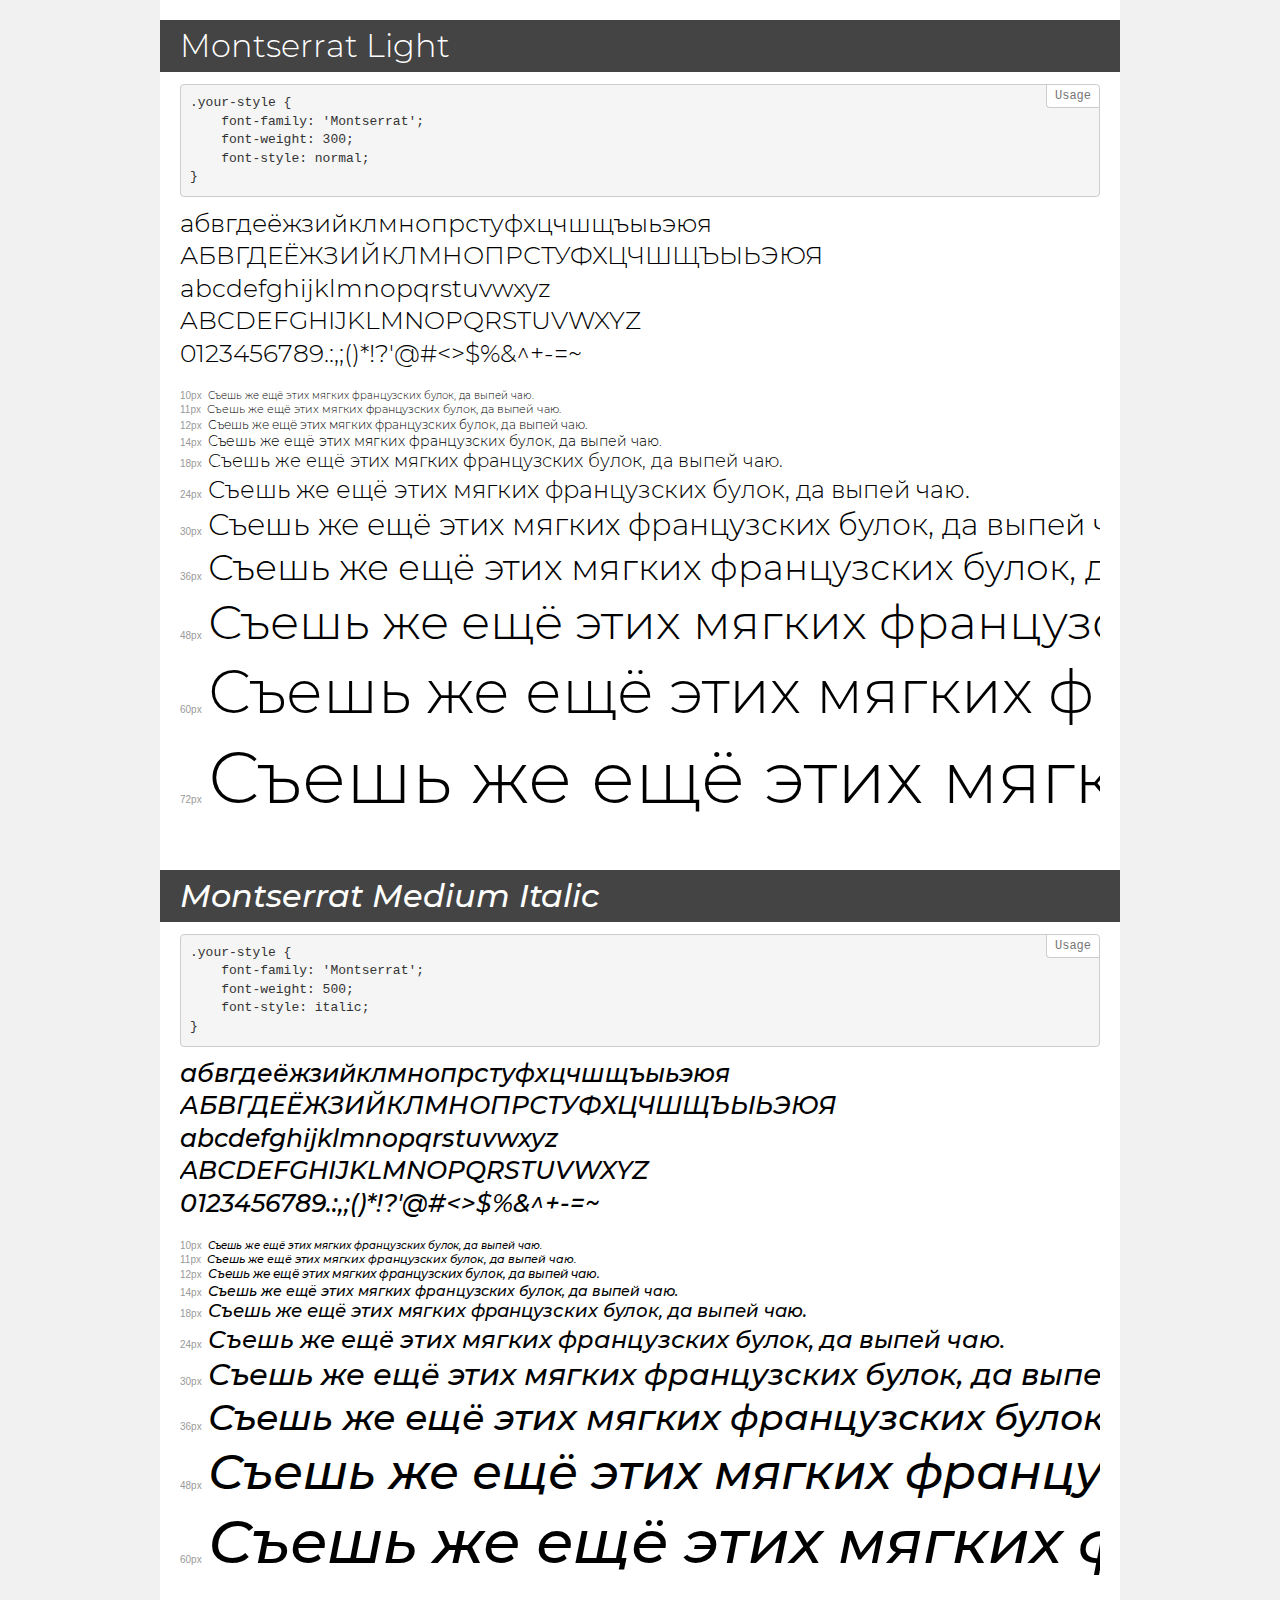
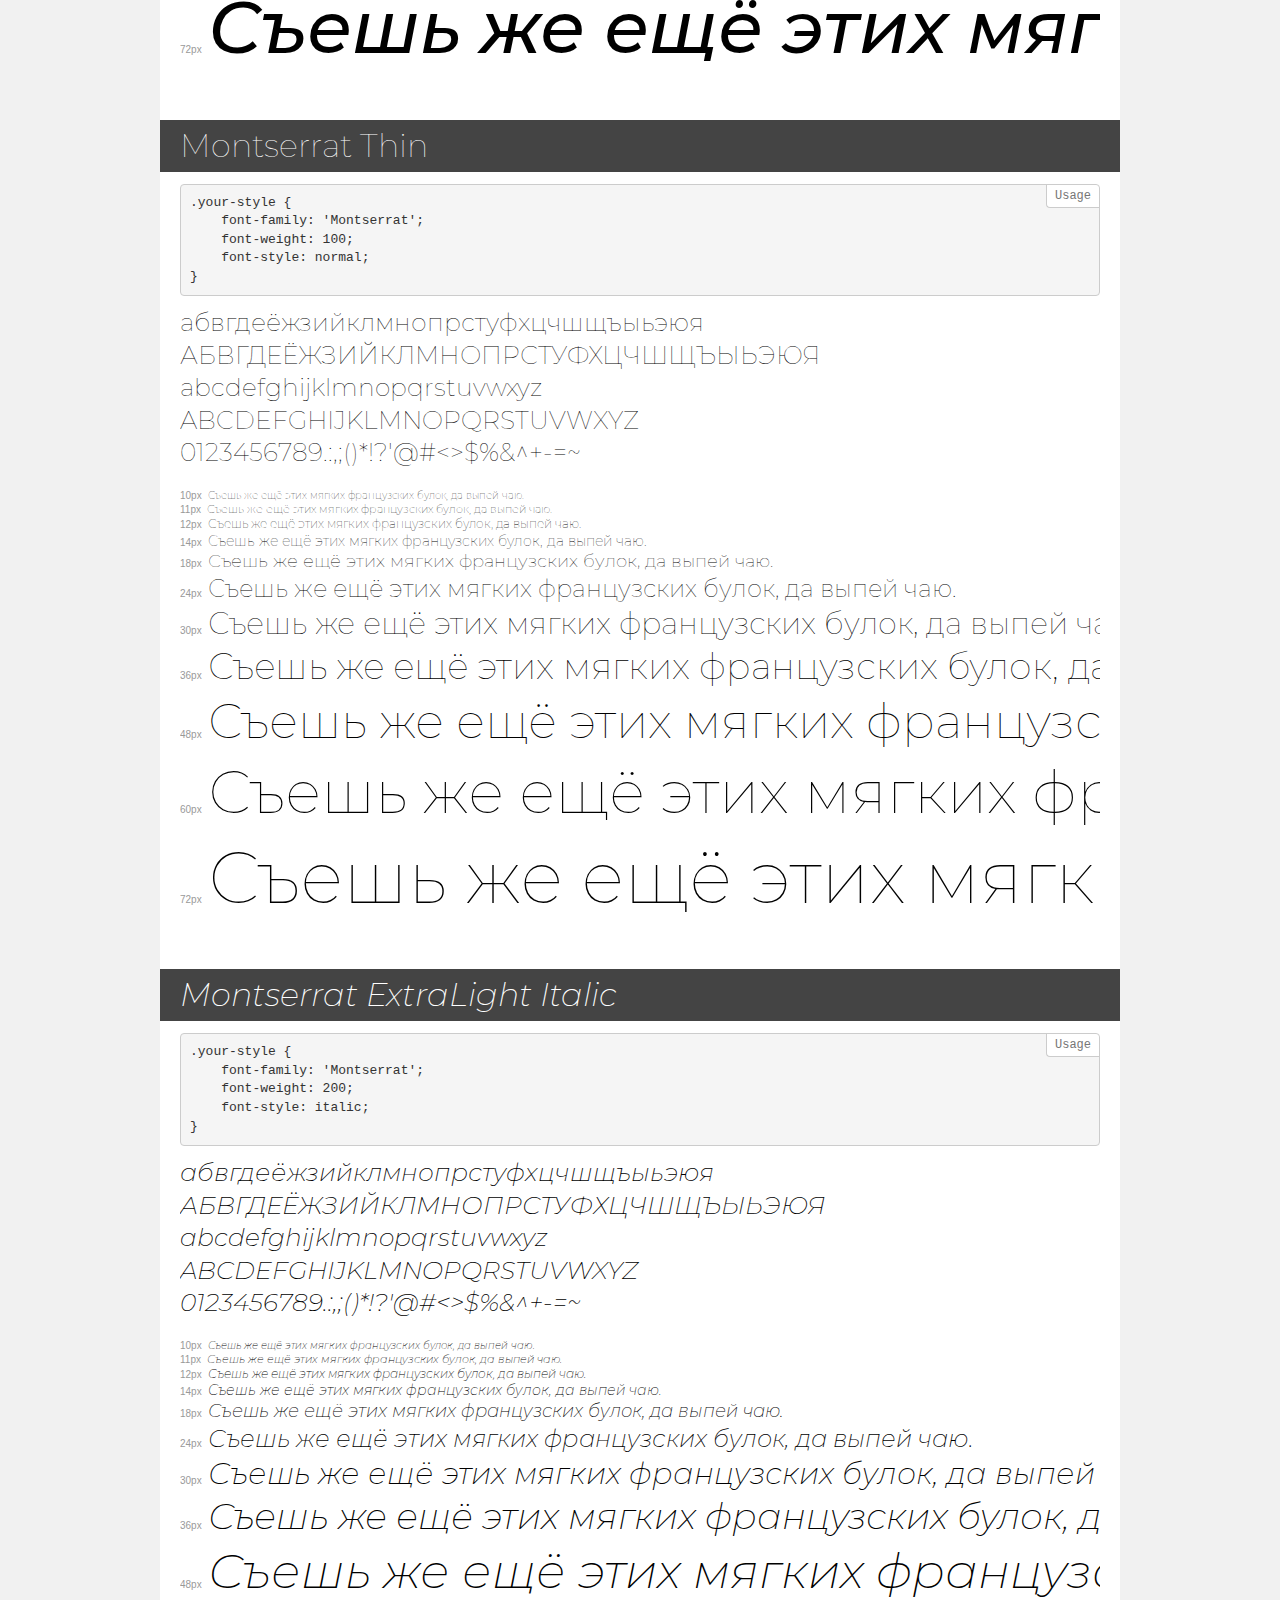
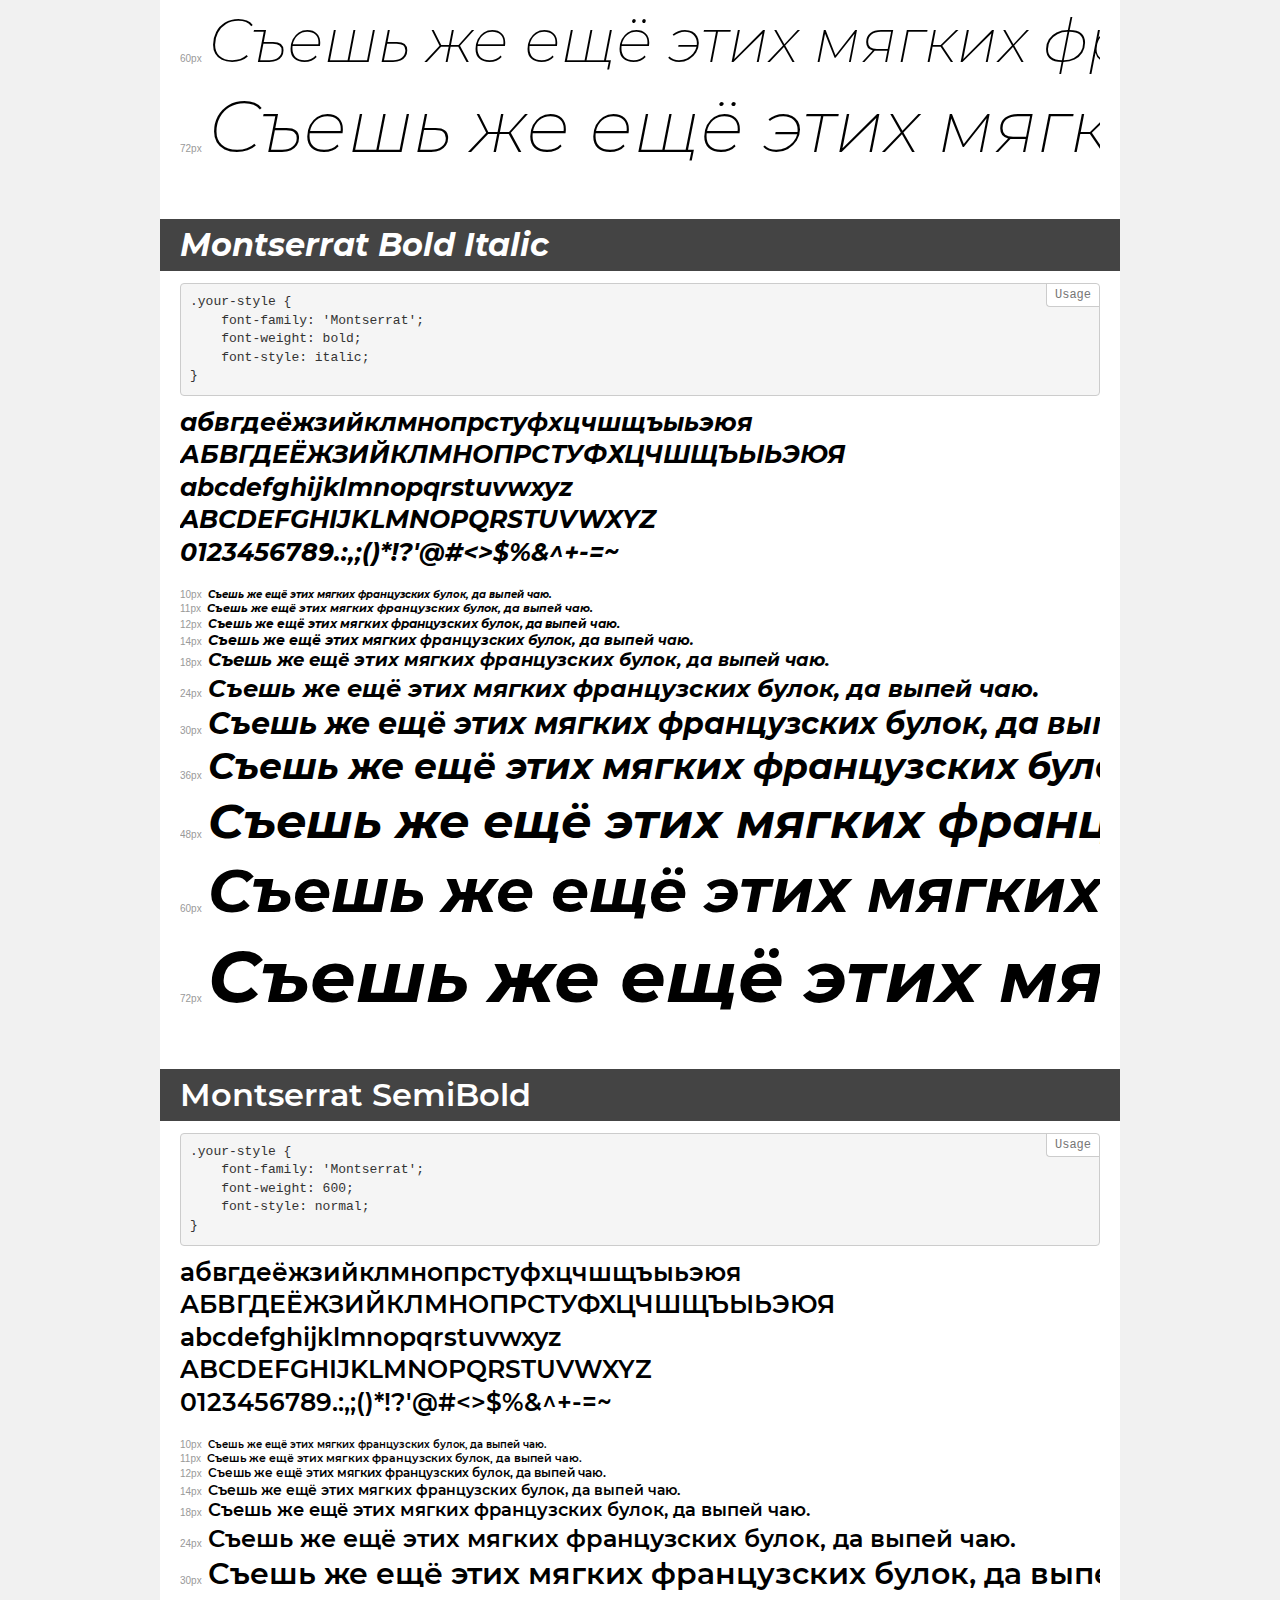
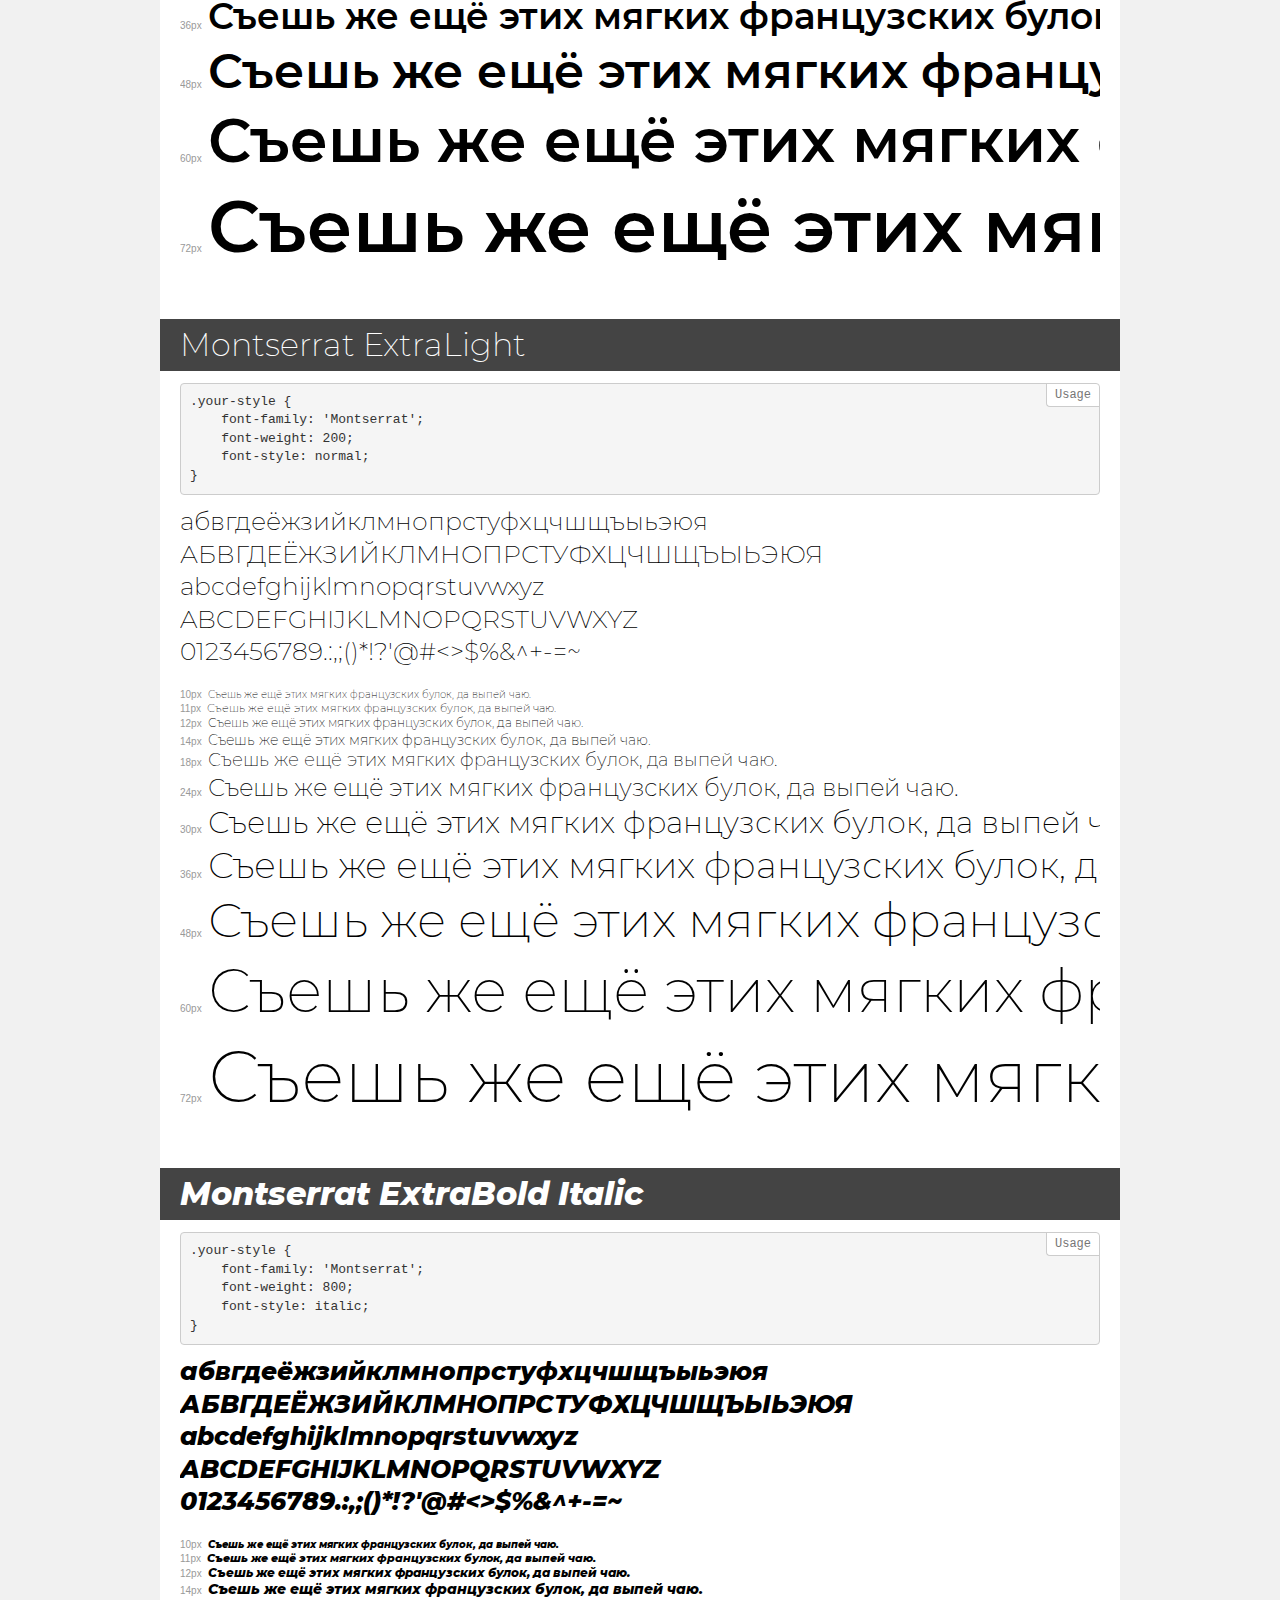
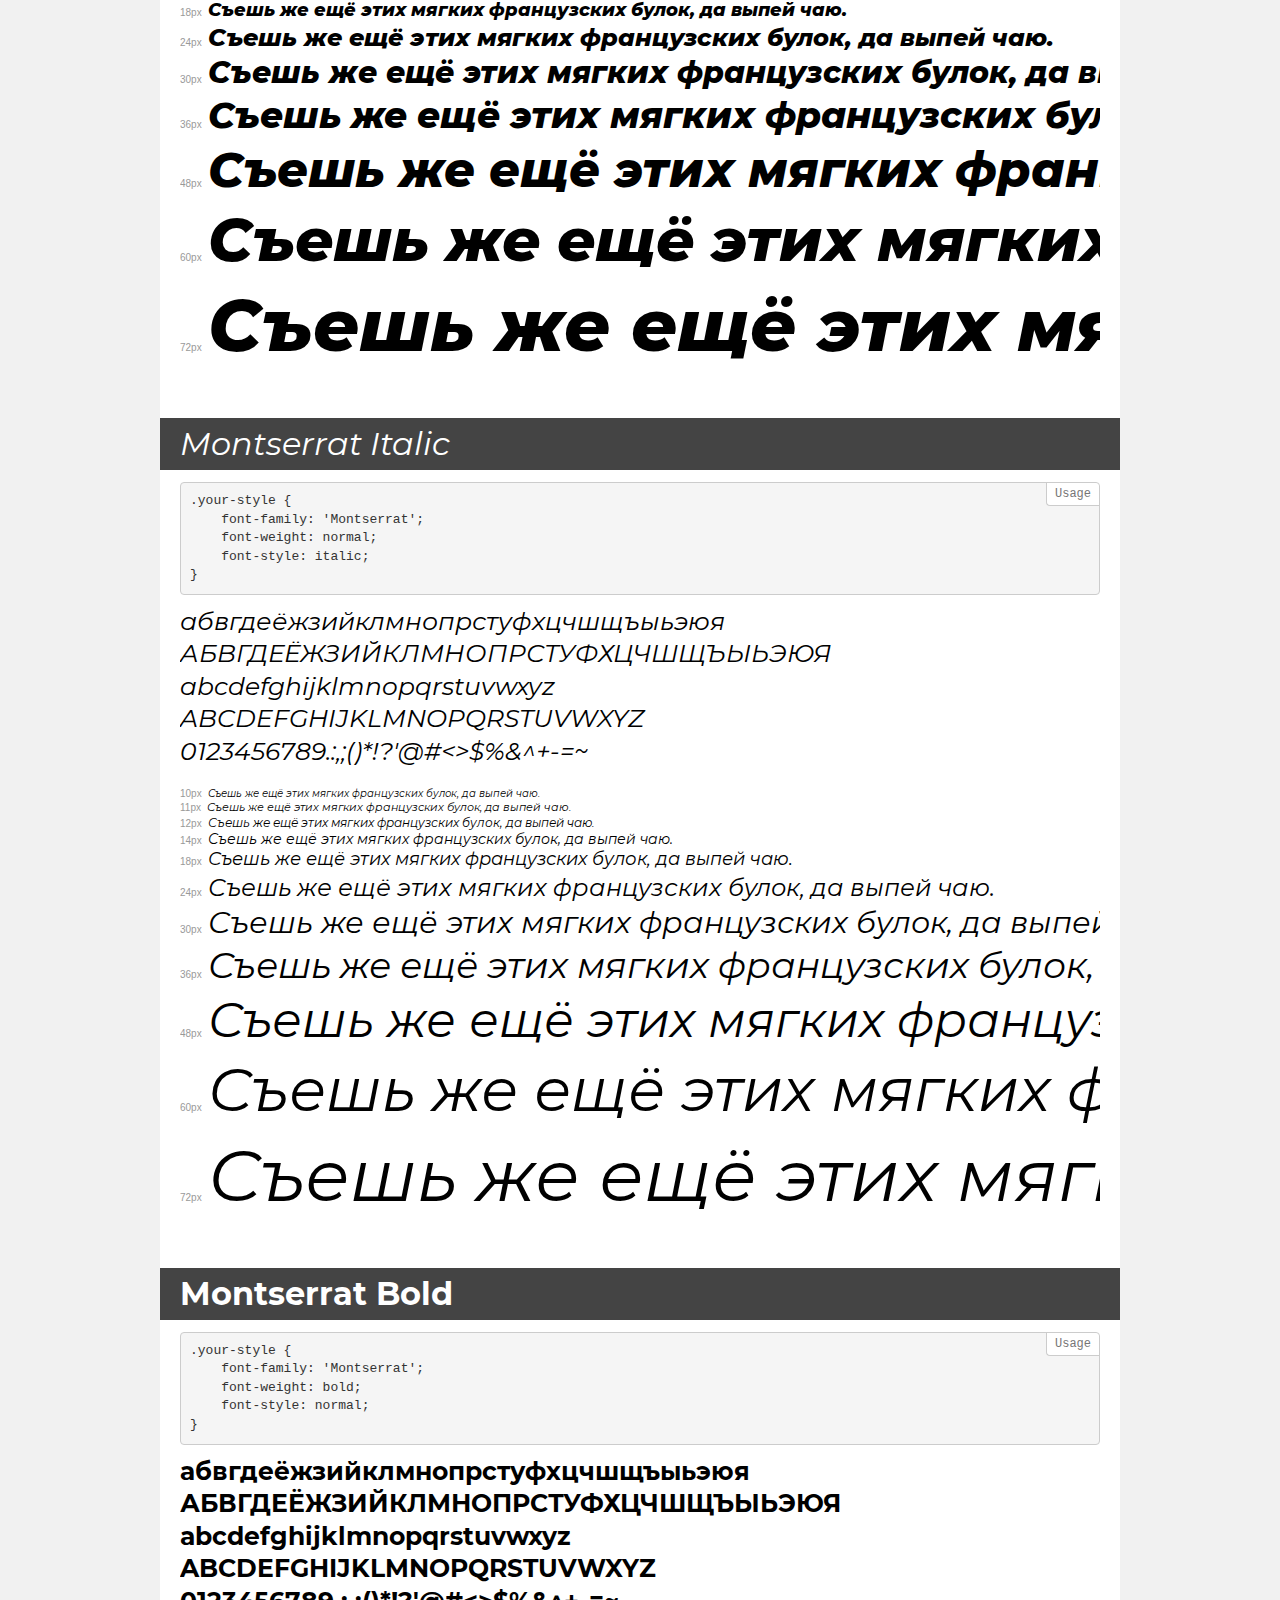
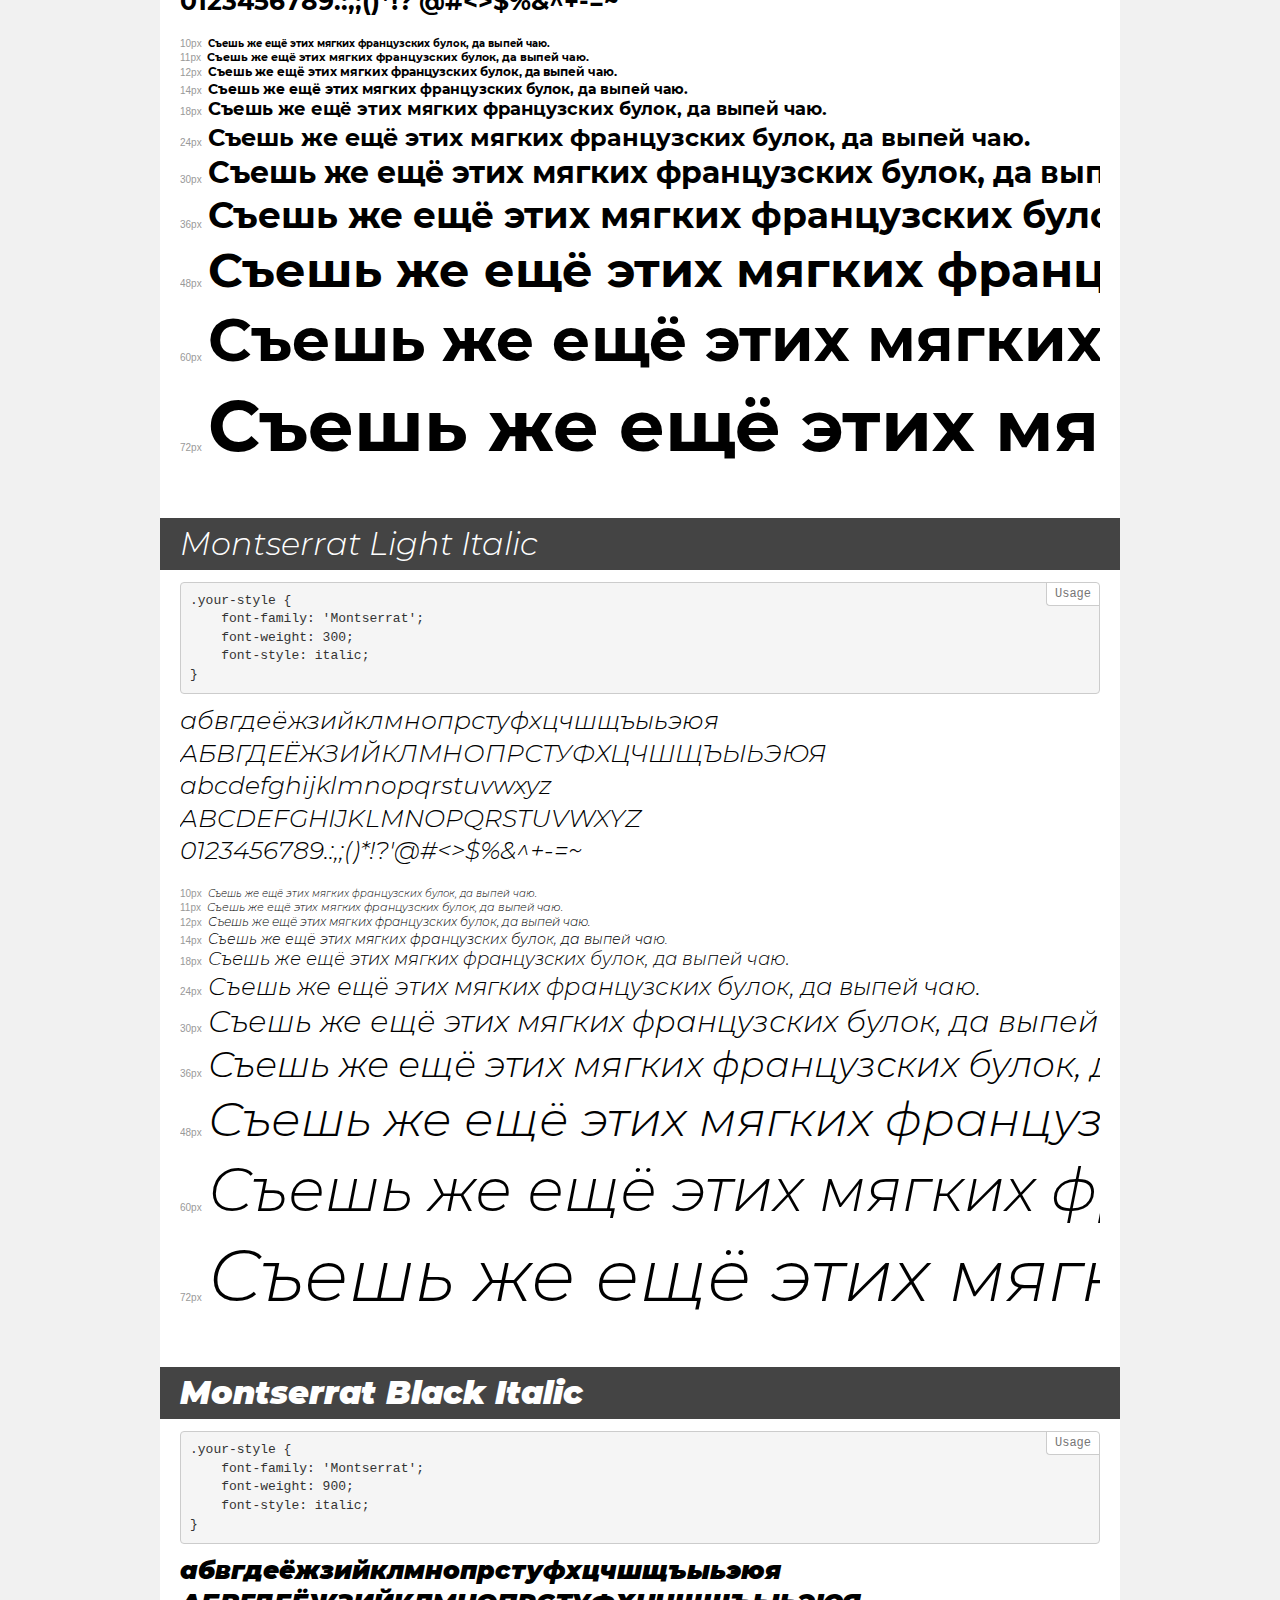
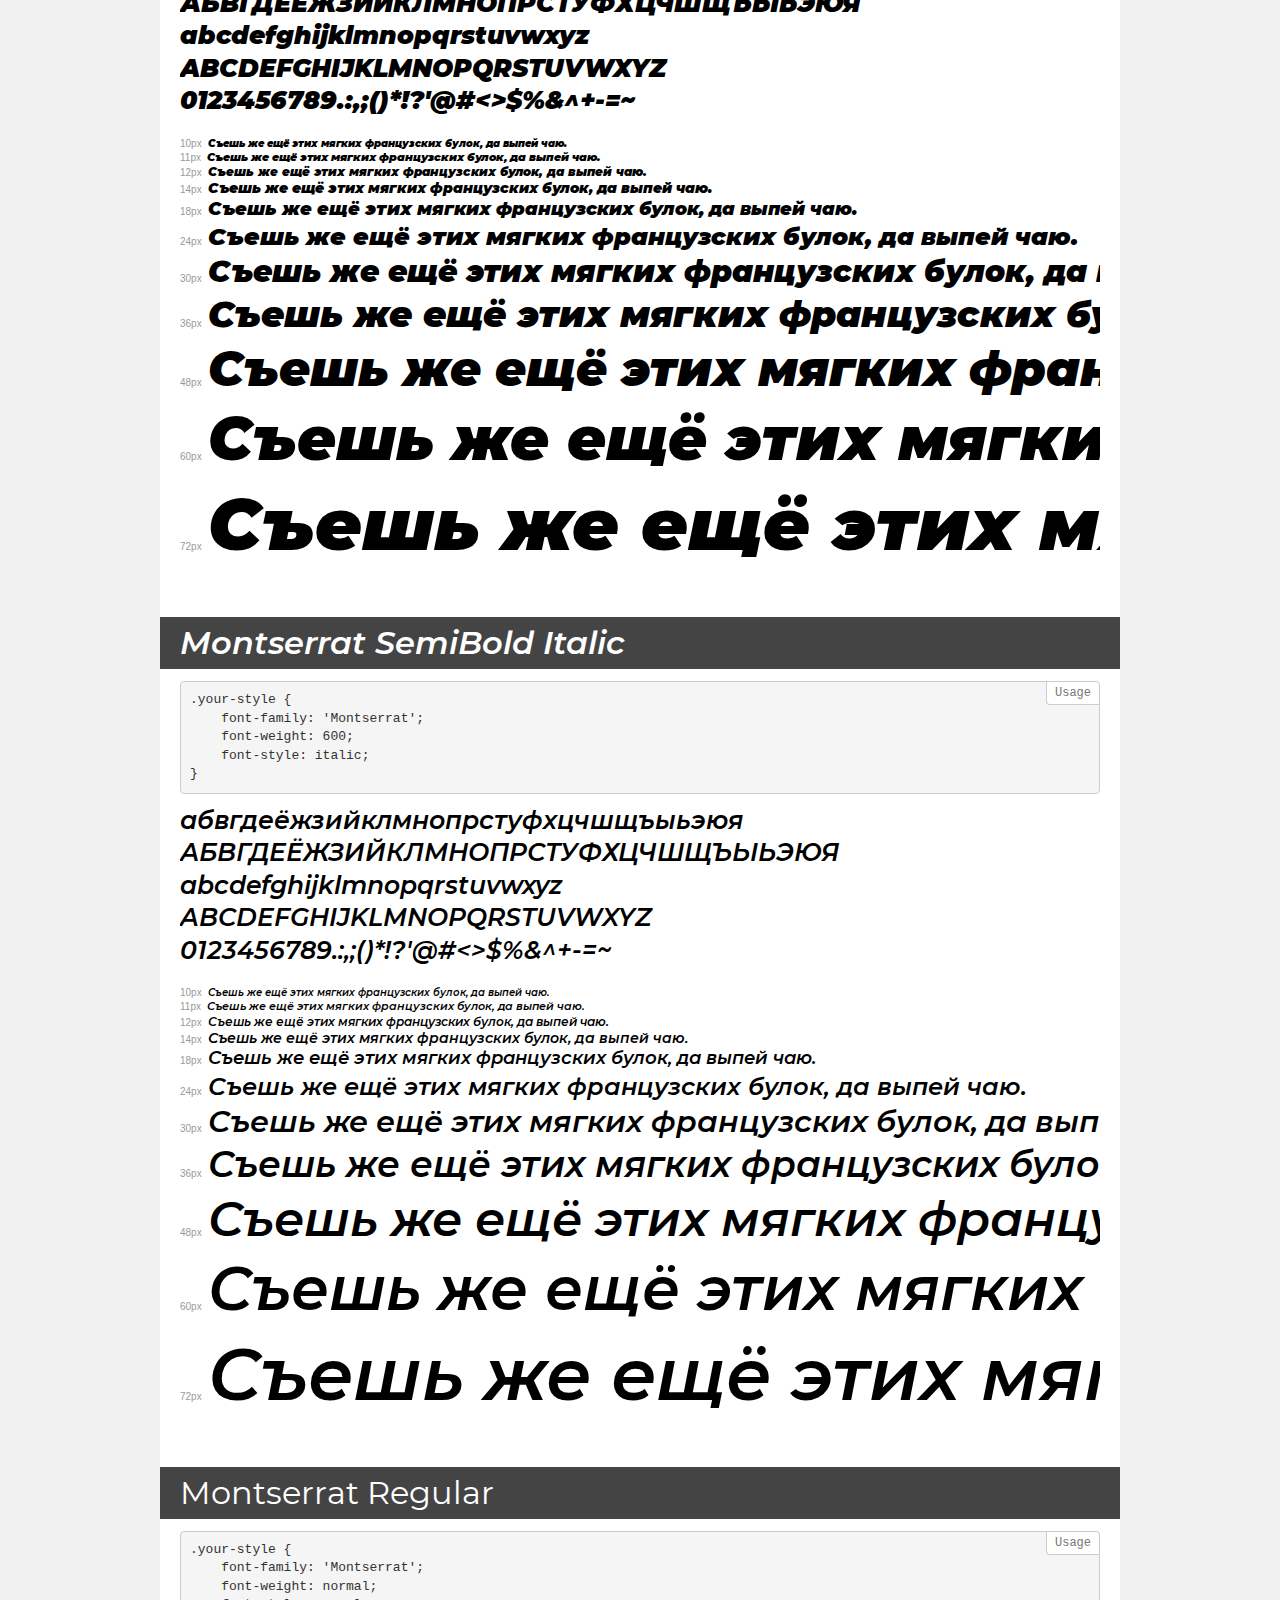
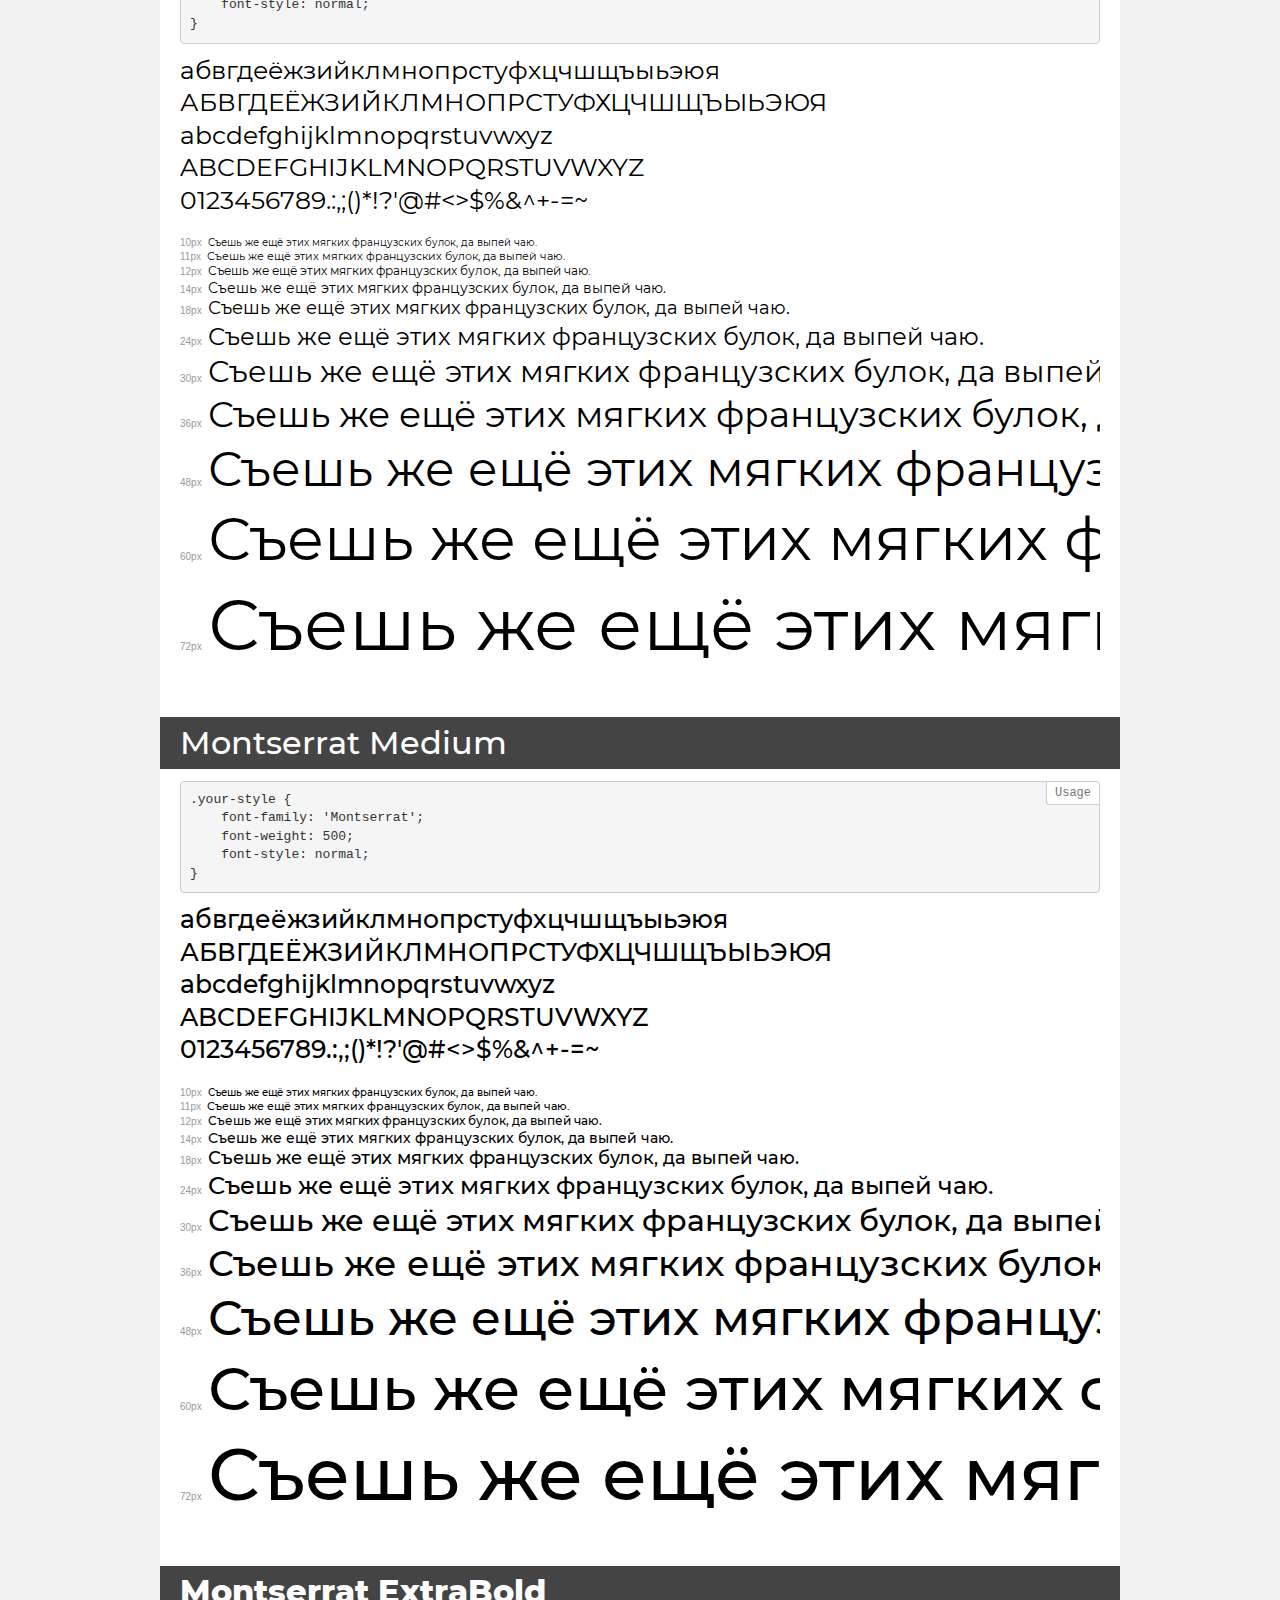
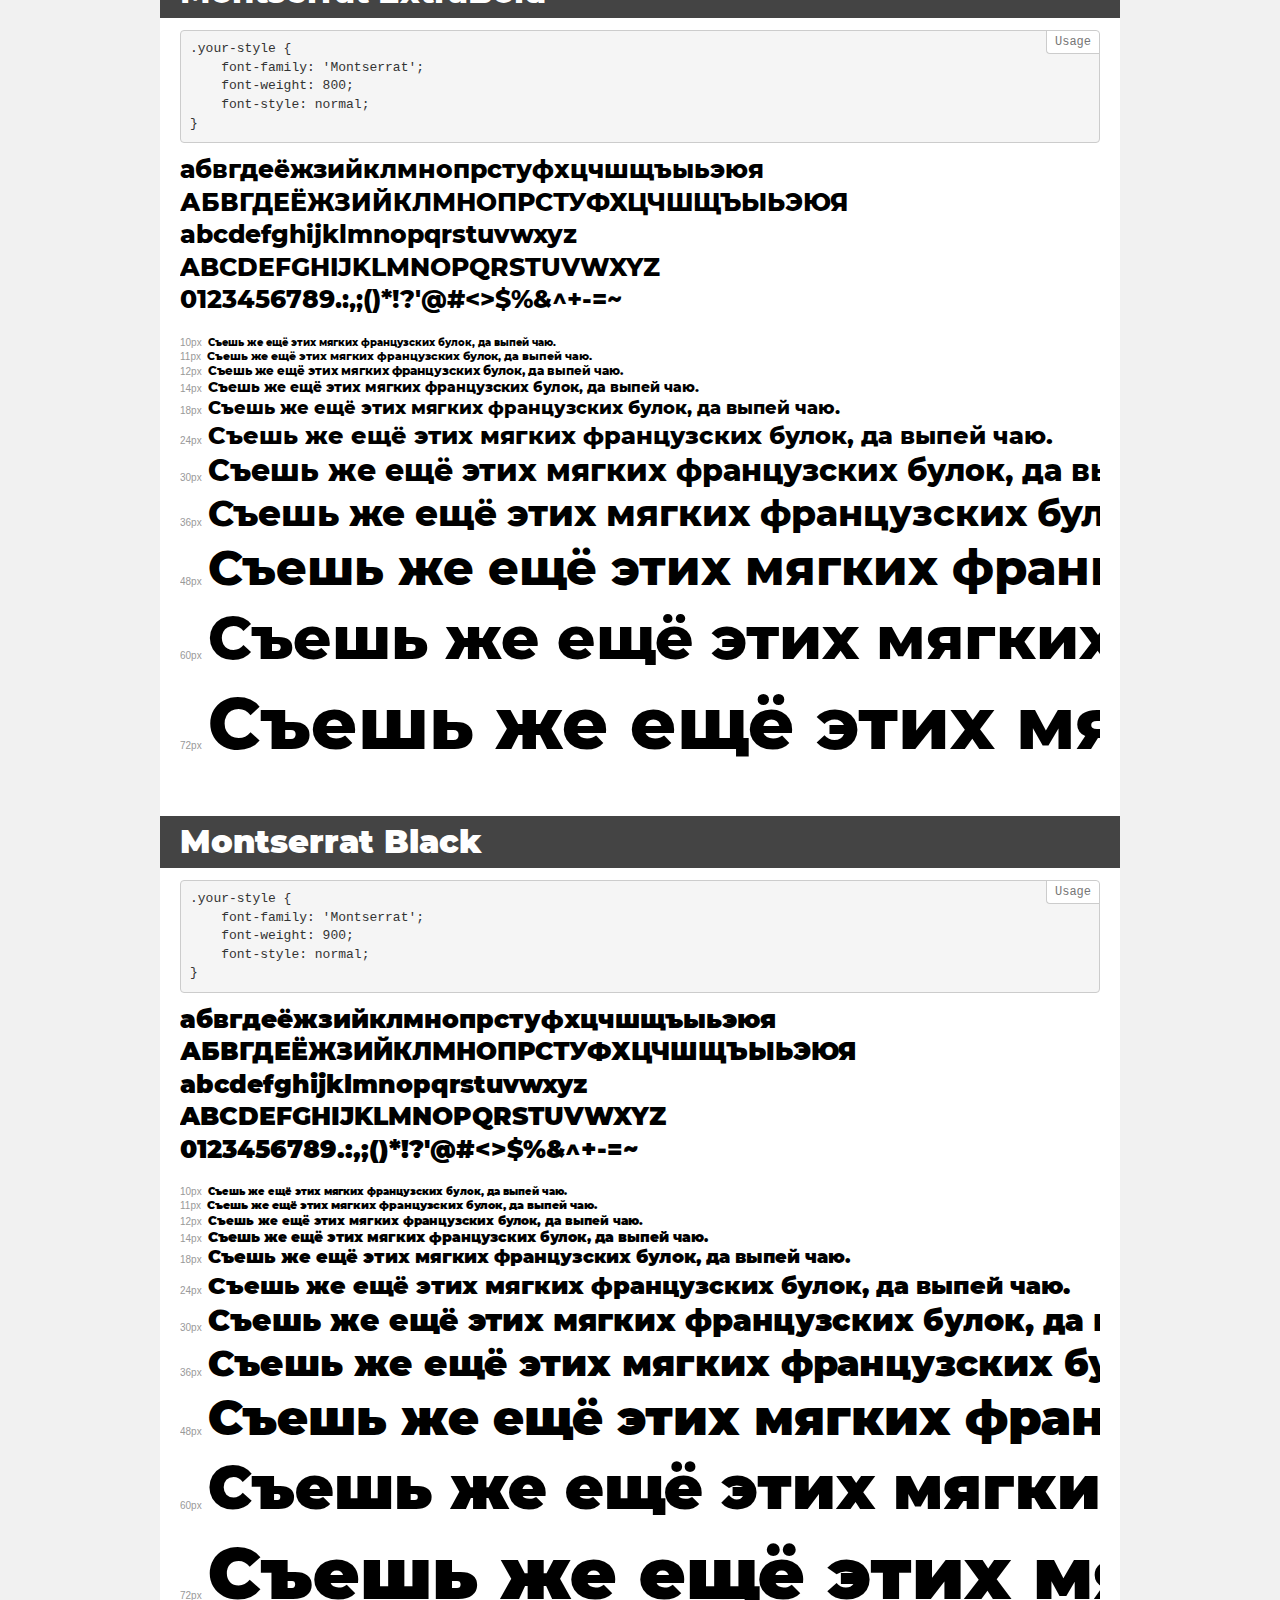
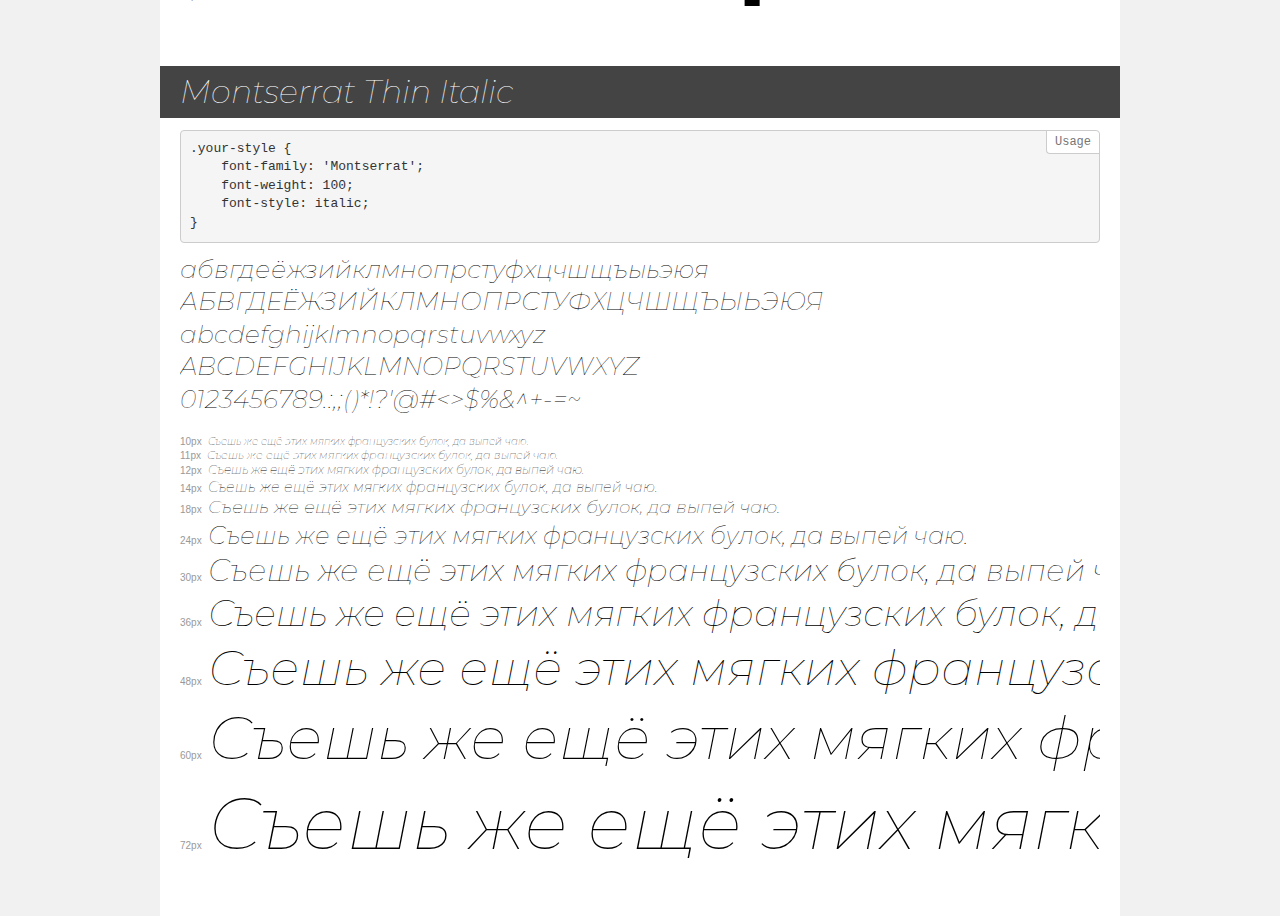
<file: Montserrat/demo.html>
<!DOCTYPE html>
<html>
<head>
	<meta charset="utf-8">
	<meta http-equiv="X-UA-Compatible" content="IE=edge">
	<meta name="viewport" content="width=device-width, initial-scale=1">
	<meta name="robots" content="noindex, noarchive">
	<title>Transfonter demo</title>
	<link href="stylesheet.css" rel="stylesheet">
	<style>
		/*
		http://meyerweb.com/eric/tools/css/reset/
		v2.0 | 20110126
		License: none (public domain)
		*/
		html, body, div, span, applet, object, iframe,
		h1, h2, h3, h4, h5, h6, p, blockquote, pre,
		a, abbr, acronym, address, big, cite, code,
		del, dfn, em, img, ins, kbd, q, s, samp,
		small, strike, strong, sub, sup, tt, var,
		b, u, i, center,
		dl, dt, dd, ol, ul, li,
		fieldset, form, label, legend,
		table, caption, tbody, tfoot, thead, tr, th, td,
		article, aside, canvas, details, embed,
		figure, figcaption, footer, header, hgroup,
		menu, nav, output, ruby, section, summary,
		time, mark, audio, video {
			margin: 0;
			padding: 0;
			border: 0;
			font-size: 100%;
			font: inherit;
			vertical-align: baseline;
		}
		/* HTML5 display-role reset for older browsers */
		article, aside, details, figcaption, figure,
		footer, header, hgroup, menu, nav, section {
			display: block;
		}
		body {
			line-height: 1;
		}
		ol, ul {
			list-style: none;
		}
		blockquote, q {
			quotes: none;
		}
		blockquote:before, blockquote:after,
		q:before, q:after {
			content: '';
			content: none;
		}
		table {
			border-collapse: collapse;
			border-spacing: 0;
		}
		/* common styles */
		body {
			background: #f1f1f1;
			color: #000;
		}
		.page {
			background: #fff;
			width: 920px;
			margin: 0 auto;
			padding: 20px 20px 0 20px;
			overflow: hidden;
		}
		.font-container {
			overflow-x: auto;
			overflow-y: hidden;
			margin-bottom: 40px;
			line-height: 1.3;
			white-space: nowrap;
			padding-bottom: 5px;
		}
		h1 {
			position: relative;
			background: #444;
			font-size: 32px;
			color: #fff;
			padding: 10px 20px;
			margin: 0 -20px 12px -20px;
		}
		.letters {
			font-size: 25px;
			margin-bottom: 20px;
		}
		.s10:before {
			content: '10px';
		}
		.s11:before {
			content: '11px';
		}
		.s12:before {
			content: '12px';
		}
		.s14:before {
			content: '14px';
		}
		.s18:before {
			content: '18px';
		}
		.s24:before {
			content: '24px';
		}
		.s30:before {
			content: '30px';
		}
		.s36:before {
			content: '36px';
		}
		.s48:before {
			content: '48px';
		}
		.s60:before {
			content: '60px';
		}
		.s72:before {
			content: '72px';
		}
		.s10:before, .s11:before, .s12:before, .s14:before,
		.s18:before, .s24:before, .s30:before, .s36:before,
		.s48:before, .s60:before, .s72:before {
			font-family: Arial, sans-serif;
			font-size: 10px;
			font-weight: normal;
			font-style: normal;
			color: #999;
			padding-right: 6px;
		}
		pre {
			display: block;
			position: relative;
			padding: 9px;
			margin: 0 0 10px;
			font-family: Monaco, Menlo, Consolas, "Courier New", monospace !important;
			font-size: 13px;
			line-height: 1.428571429;
			color: #333;
			font-weight: normal !important;
			font-style: normal !important;
			background-color: #f5f5f5;
			border: 1px solid #ccc;
			overflow-x: auto;
			border-radius: 4px;
		}
		pre:after {
			display: block;
			position: absolute;
			right: 0;
			top: 0;
			content: 'Usage';
			line-height: 1;
			padding: 5px 8px;
			font-size: 12px;
			color: #767676;
			background-color: #fff;
			border: 1px solid #ccc;
			border-right: none;
			border-top: none;
			border-radius: 0 4px 0 4px;
			z-index: 10;
		}
		/* responsive */
		@media (max-width: 959px) {
			.page {
				width: auto;
				margin: 0;
			}
		}
	</style>
</head>
<body>
<div class="page">
	<div class="demo" style="font-family: 'Montserrat'; font-weight: 300; font-style: normal;">
		<h1>Montserrat Light</h1>
		<pre>.your-style {
    font-family: 'Montserrat';
    font-weight: 300;
    font-style: normal;
}</pre>
		<div class="font-container">
			<p class="letters">
				абвгдеёжзийклмнопрстуфхцчшщъыьэюя <br />
				АБВГДЕЁЖЗИЙКЛМНОПРСТУФХЦЧШЩЪЫЬЭЮЯ <br />
				abcdefghijklmnopqrstuvwxyz <br />
				ABCDEFGHIJKLMNOPQRSTUVWXYZ <br />				0123456789.:,;()*!?'@#<>$%&^+-=~
			</p>
			<p class="s10" style="font-size: 10px;">Съешь же ещё этих мягких французских булок, да выпей чаю.</p>
			<p class="s11" style="font-size: 11px;">Съешь же ещё этих мягких французских булок, да выпей чаю.</p>
			<p class="s12" style="font-size: 12px;">Съешь же ещё этих мягких французских булок, да выпей чаю.</p>
			<p class="s14" style="font-size: 14px;">Съешь же ещё этих мягких французских булок, да выпей чаю.</p>
			<p class="s18" style="font-size: 18px;">Съешь же ещё этих мягких французских булок, да выпей чаю.</p>
			<p class="s24" style="font-size: 24px;">Съешь же ещё этих мягких французских булок, да выпей чаю.</p>
			<p class="s30" style="font-size: 30px;">Съешь же ещё этих мягких французских булок, да выпей чаю.</p>
			<p class="s36" style="font-size: 36px;">Съешь же ещё этих мягких французских булок, да выпей чаю.</p>
			<p class="s48" style="font-size: 48px;">Съешь же ещё этих мягких французских булок, да выпей чаю.</p>
			<p class="s60" style="font-size: 60px;">Съешь же ещё этих мягких французских булок, да выпей чаю.</p>
			<p class="s72" style="font-size: 72px;">Съешь же ещё этих мягких французских булок, да выпей чаю.</p>
		</div>
	</div>
	<div class="demo" style="font-family: 'Montserrat'; font-weight: 500; font-style: italic;">
		<h1>Montserrat Medium Italic</h1>
		<pre>.your-style {
    font-family: 'Montserrat';
    font-weight: 500;
    font-style: italic;
}</pre>
		<div class="font-container">
			<p class="letters">
				абвгдеёжзийклмнопрстуфхцчшщъыьэюя <br />
				АБВГДЕЁЖЗИЙКЛМНОПРСТУФХЦЧШЩЪЫЬЭЮЯ <br />
				abcdefghijklmnopqrstuvwxyz <br />
				ABCDEFGHIJKLMNOPQRSTUVWXYZ <br />				0123456789.:,;()*!?'@#<>$%&^+-=~
			</p>
			<p class="s10" style="font-size: 10px;">Съешь же ещё этих мягких французских булок, да выпей чаю.</p>
			<p class="s11" style="font-size: 11px;">Съешь же ещё этих мягких французских булок, да выпей чаю.</p>
			<p class="s12" style="font-size: 12px;">Съешь же ещё этих мягких французских булок, да выпей чаю.</p>
			<p class="s14" style="font-size: 14px;">Съешь же ещё этих мягких французских булок, да выпей чаю.</p>
			<p class="s18" style="font-size: 18px;">Съешь же ещё этих мягких французских булок, да выпей чаю.</p>
			<p class="s24" style="font-size: 24px;">Съешь же ещё этих мягких французских булок, да выпей чаю.</p>
			<p class="s30" style="font-size: 30px;">Съешь же ещё этих мягких французских булок, да выпей чаю.</p>
			<p class="s36" style="font-size: 36px;">Съешь же ещё этих мягких французских булок, да выпей чаю.</p>
			<p class="s48" style="font-size: 48px;">Съешь же ещё этих мягких французских булок, да выпей чаю.</p>
			<p class="s60" style="font-size: 60px;">Съешь же ещё этих мягких французских булок, да выпей чаю.</p>
			<p class="s72" style="font-size: 72px;">Съешь же ещё этих мягких французских булок, да выпей чаю.</p>
		</div>
	</div>
	<div class="demo" style="font-family: 'Montserrat'; font-weight: 100; font-style: normal;">
		<h1>Montserrat Thin</h1>
		<pre>.your-style {
    font-family: 'Montserrat';
    font-weight: 100;
    font-style: normal;
}</pre>
		<div class="font-container">
			<p class="letters">
				абвгдеёжзийклмнопрстуфхцчшщъыьэюя <br />
				АБВГДЕЁЖЗИЙКЛМНОПРСТУФХЦЧШЩЪЫЬЭЮЯ <br />
				abcdefghijklmnopqrstuvwxyz <br />
				ABCDEFGHIJKLMNOPQRSTUVWXYZ <br />				0123456789.:,;()*!?'@#<>$%&^+-=~
			</p>
			<p class="s10" style="font-size: 10px;">Съешь же ещё этих мягких французских булок, да выпей чаю.</p>
			<p class="s11" style="font-size: 11px;">Съешь же ещё этих мягких французских булок, да выпей чаю.</p>
			<p class="s12" style="font-size: 12px;">Съешь же ещё этих мягких французских булок, да выпей чаю.</p>
			<p class="s14" style="font-size: 14px;">Съешь же ещё этих мягких французских булок, да выпей чаю.</p>
			<p class="s18" style="font-size: 18px;">Съешь же ещё этих мягких французских булок, да выпей чаю.</p>
			<p class="s24" style="font-size: 24px;">Съешь же ещё этих мягких французских булок, да выпей чаю.</p>
			<p class="s30" style="font-size: 30px;">Съешь же ещё этих мягких французских булок, да выпей чаю.</p>
			<p class="s36" style="font-size: 36px;">Съешь же ещё этих мягких французских булок, да выпей чаю.</p>
			<p class="s48" style="font-size: 48px;">Съешь же ещё этих мягких французских булок, да выпей чаю.</p>
			<p class="s60" style="font-size: 60px;">Съешь же ещё этих мягких французских булок, да выпей чаю.</p>
			<p class="s72" style="font-size: 72px;">Съешь же ещё этих мягких французских булок, да выпей чаю.</p>
		</div>
	</div>
	<div class="demo" style="font-family: 'Montserrat'; font-weight: 200; font-style: italic;">
		<h1>Montserrat ExtraLight Italic</h1>
		<pre>.your-style {
    font-family: 'Montserrat';
    font-weight: 200;
    font-style: italic;
}</pre>
		<div class="font-container">
			<p class="letters">
				абвгдеёжзийклмнопрстуфхцчшщъыьэюя <br />
				АБВГДЕЁЖЗИЙКЛМНОПРСТУФХЦЧШЩЪЫЬЭЮЯ <br />
				abcdefghijklmnopqrstuvwxyz <br />
				ABCDEFGHIJKLMNOPQRSTUVWXYZ <br />				0123456789.:,;()*!?'@#<>$%&^+-=~
			</p>
			<p class="s10" style="font-size: 10px;">Съешь же ещё этих мягких французских булок, да выпей чаю.</p>
			<p class="s11" style="font-size: 11px;">Съешь же ещё этих мягких французских булок, да выпей чаю.</p>
			<p class="s12" style="font-size: 12px;">Съешь же ещё этих мягких французских булок, да выпей чаю.</p>
			<p class="s14" style="font-size: 14px;">Съешь же ещё этих мягких французских булок, да выпей чаю.</p>
			<p class="s18" style="font-size: 18px;">Съешь же ещё этих мягких французских булок, да выпей чаю.</p>
			<p class="s24" style="font-size: 24px;">Съешь же ещё этих мягких французских булок, да выпей чаю.</p>
			<p class="s30" style="font-size: 30px;">Съешь же ещё этих мягких французских булок, да выпей чаю.</p>
			<p class="s36" style="font-size: 36px;">Съешь же ещё этих мягких французских булок, да выпей чаю.</p>
			<p class="s48" style="font-size: 48px;">Съешь же ещё этих мягких французских булок, да выпей чаю.</p>
			<p class="s60" style="font-size: 60px;">Съешь же ещё этих мягких французских булок, да выпей чаю.</p>
			<p class="s72" style="font-size: 72px;">Съешь же ещё этих мягких французских булок, да выпей чаю.</p>
		</div>
	</div>
	<div class="demo" style="font-family: 'Montserrat'; font-weight: bold; font-style: italic;">
		<h1>Montserrat Bold Italic</h1>
		<pre>.your-style {
    font-family: 'Montserrat';
    font-weight: bold;
    font-style: italic;
}</pre>
		<div class="font-container">
			<p class="letters">
				абвгдеёжзийклмнопрстуфхцчшщъыьэюя <br />
				АБВГДЕЁЖЗИЙКЛМНОПРСТУФХЦЧШЩЪЫЬЭЮЯ <br />
				abcdefghijklmnopqrstuvwxyz <br />
				ABCDEFGHIJKLMNOPQRSTUVWXYZ <br />				0123456789.:,;()*!?'@#<>$%&^+-=~
			</p>
			<p class="s10" style="font-size: 10px;">Съешь же ещё этих мягких французских булок, да выпей чаю.</p>
			<p class="s11" style="font-size: 11px;">Съешь же ещё этих мягких французских булок, да выпей чаю.</p>
			<p class="s12" style="font-size: 12px;">Съешь же ещё этих мягких французских булок, да выпей чаю.</p>
			<p class="s14" style="font-size: 14px;">Съешь же ещё этих мягких французских булок, да выпей чаю.</p>
			<p class="s18" style="font-size: 18px;">Съешь же ещё этих мягких французских булок, да выпей чаю.</p>
			<p class="s24" style="font-size: 24px;">Съешь же ещё этих мягких французских булок, да выпей чаю.</p>
			<p class="s30" style="font-size: 30px;">Съешь же ещё этих мягких французских булок, да выпей чаю.</p>
			<p class="s36" style="font-size: 36px;">Съешь же ещё этих мягких французских булок, да выпей чаю.</p>
			<p class="s48" style="font-size: 48px;">Съешь же ещё этих мягких французских булок, да выпей чаю.</p>
			<p class="s60" style="font-size: 60px;">Съешь же ещё этих мягких французских булок, да выпей чаю.</p>
			<p class="s72" style="font-size: 72px;">Съешь же ещё этих мягких французских булок, да выпей чаю.</p>
		</div>
	</div>
	<div class="demo" style="font-family: 'Montserrat'; font-weight: 600; font-style: normal;">
		<h1>Montserrat SemiBold</h1>
		<pre>.your-style {
    font-family: 'Montserrat';
    font-weight: 600;
    font-style: normal;
}</pre>
		<div class="font-container">
			<p class="letters">
				абвгдеёжзийклмнопрстуфхцчшщъыьэюя <br />
				АБВГДЕЁЖЗИЙКЛМНОПРСТУФХЦЧШЩЪЫЬЭЮЯ <br />
				abcdefghijklmnopqrstuvwxyz <br />
				ABCDEFGHIJKLMNOPQRSTUVWXYZ <br />				0123456789.:,;()*!?'@#<>$%&^+-=~
			</p>
			<p class="s10" style="font-size: 10px;">Съешь же ещё этих мягких французских булок, да выпей чаю.</p>
			<p class="s11" style="font-size: 11px;">Съешь же ещё этих мягких французских булок, да выпей чаю.</p>
			<p class="s12" style="font-size: 12px;">Съешь же ещё этих мягких французских булок, да выпей чаю.</p>
			<p class="s14" style="font-size: 14px;">Съешь же ещё этих мягких французских булок, да выпей чаю.</p>
			<p class="s18" style="font-size: 18px;">Съешь же ещё этих мягких французских булок, да выпей чаю.</p>
			<p class="s24" style="font-size: 24px;">Съешь же ещё этих мягких французских булок, да выпей чаю.</p>
			<p class="s30" style="font-size: 30px;">Съешь же ещё этих мягких французских булок, да выпей чаю.</p>
			<p class="s36" style="font-size: 36px;">Съешь же ещё этих мягких французских булок, да выпей чаю.</p>
			<p class="s48" style="font-size: 48px;">Съешь же ещё этих мягких французских булок, да выпей чаю.</p>
			<p class="s60" style="font-size: 60px;">Съешь же ещё этих мягких французских булок, да выпей чаю.</p>
			<p class="s72" style="font-size: 72px;">Съешь же ещё этих мягких французских булок, да выпей чаю.</p>
		</div>
	</div>
	<div class="demo" style="font-family: 'Montserrat'; font-weight: 200; font-style: normal;">
		<h1>Montserrat ExtraLight</h1>
		<pre>.your-style {
    font-family: 'Montserrat';
    font-weight: 200;
    font-style: normal;
}</pre>
		<div class="font-container">
			<p class="letters">
				абвгдеёжзийклмнопрстуфхцчшщъыьэюя <br />
				АБВГДЕЁЖЗИЙКЛМНОПРСТУФХЦЧШЩЪЫЬЭЮЯ <br />
				abcdefghijklmnopqrstuvwxyz <br />
				ABCDEFGHIJKLMNOPQRSTUVWXYZ <br />				0123456789.:,;()*!?'@#<>$%&^+-=~
			</p>
			<p class="s10" style="font-size: 10px;">Съешь же ещё этих мягких французских булок, да выпей чаю.</p>
			<p class="s11" style="font-size: 11px;">Съешь же ещё этих мягких французских булок, да выпей чаю.</p>
			<p class="s12" style="font-size: 12px;">Съешь же ещё этих мягких французских булок, да выпей чаю.</p>
			<p class="s14" style="font-size: 14px;">Съешь же ещё этих мягких французских булок, да выпей чаю.</p>
			<p class="s18" style="font-size: 18px;">Съешь же ещё этих мягких французских булок, да выпей чаю.</p>
			<p class="s24" style="font-size: 24px;">Съешь же ещё этих мягких французских булок, да выпей чаю.</p>
			<p class="s30" style="font-size: 30px;">Съешь же ещё этих мягких французских булок, да выпей чаю.</p>
			<p class="s36" style="font-size: 36px;">Съешь же ещё этих мягких французских булок, да выпей чаю.</p>
			<p class="s48" style="font-size: 48px;">Съешь же ещё этих мягких французских булок, да выпей чаю.</p>
			<p class="s60" style="font-size: 60px;">Съешь же ещё этих мягких французских булок, да выпей чаю.</p>
			<p class="s72" style="font-size: 72px;">Съешь же ещё этих мягких французских булок, да выпей чаю.</p>
		</div>
	</div>
	<div class="demo" style="font-family: 'Montserrat'; font-weight: 800; font-style: italic;">
		<h1>Montserrat ExtraBold Italic</h1>
		<pre>.your-style {
    font-family: 'Montserrat';
    font-weight: 800;
    font-style: italic;
}</pre>
		<div class="font-container">
			<p class="letters">
				абвгдеёжзийклмнопрстуфхцчшщъыьэюя <br />
				АБВГДЕЁЖЗИЙКЛМНОПРСТУФХЦЧШЩЪЫЬЭЮЯ <br />
				abcdefghijklmnopqrstuvwxyz <br />
				ABCDEFGHIJKLMNOPQRSTUVWXYZ <br />				0123456789.:,;()*!?'@#<>$%&^+-=~
			</p>
			<p class="s10" style="font-size: 10px;">Съешь же ещё этих мягких французских булок, да выпей чаю.</p>
			<p class="s11" style="font-size: 11px;">Съешь же ещё этих мягких французских булок, да выпей чаю.</p>
			<p class="s12" style="font-size: 12px;">Съешь же ещё этих мягких французских булок, да выпей чаю.</p>
			<p class="s14" style="font-size: 14px;">Съешь же ещё этих мягких французских булок, да выпей чаю.</p>
			<p class="s18" style="font-size: 18px;">Съешь же ещё этих мягких французских булок, да выпей чаю.</p>
			<p class="s24" style="font-size: 24px;">Съешь же ещё этих мягких французских булок, да выпей чаю.</p>
			<p class="s30" style="font-size: 30px;">Съешь же ещё этих мягких французских булок, да выпей чаю.</p>
			<p class="s36" style="font-size: 36px;">Съешь же ещё этих мягких французских булок, да выпей чаю.</p>
			<p class="s48" style="font-size: 48px;">Съешь же ещё этих мягких французских булок, да выпей чаю.</p>
			<p class="s60" style="font-size: 60px;">Съешь же ещё этих мягких французских булок, да выпей чаю.</p>
			<p class="s72" style="font-size: 72px;">Съешь же ещё этих мягких французских булок, да выпей чаю.</p>
		</div>
	</div>
	<div class="demo" style="font-family: 'Montserrat'; font-weight: normal; font-style: italic;">
		<h1>Montserrat Italic</h1>
		<pre>.your-style {
    font-family: 'Montserrat';
    font-weight: normal;
    font-style: italic;
}</pre>
		<div class="font-container">
			<p class="letters">
				абвгдеёжзийклмнопрстуфхцчшщъыьэюя <br />
				АБВГДЕЁЖЗИЙКЛМНОПРСТУФХЦЧШЩЪЫЬЭЮЯ <br />
				abcdefghijklmnopqrstuvwxyz <br />
				ABCDEFGHIJKLMNOPQRSTUVWXYZ <br />				0123456789.:,;()*!?'@#<>$%&^+-=~
			</p>
			<p class="s10" style="font-size: 10px;">Съешь же ещё этих мягких французских булок, да выпей чаю.</p>
			<p class="s11" style="font-size: 11px;">Съешь же ещё этих мягких французских булок, да выпей чаю.</p>
			<p class="s12" style="font-size: 12px;">Съешь же ещё этих мягких французских булок, да выпей чаю.</p>
			<p class="s14" style="font-size: 14px;">Съешь же ещё этих мягких французских булок, да выпей чаю.</p>
			<p class="s18" style="font-size: 18px;">Съешь же ещё этих мягких французских булок, да выпей чаю.</p>
			<p class="s24" style="font-size: 24px;">Съешь же ещё этих мягких французских булок, да выпей чаю.</p>
			<p class="s30" style="font-size: 30px;">Съешь же ещё этих мягких французских булок, да выпей чаю.</p>
			<p class="s36" style="font-size: 36px;">Съешь же ещё этих мягких французских булок, да выпей чаю.</p>
			<p class="s48" style="font-size: 48px;">Съешь же ещё этих мягких французских булок, да выпей чаю.</p>
			<p class="s60" style="font-size: 60px;">Съешь же ещё этих мягких французских булок, да выпей чаю.</p>
			<p class="s72" style="font-size: 72px;">Съешь же ещё этих мягких французских булок, да выпей чаю.</p>
		</div>
	</div>
	<div class="demo" style="font-family: 'Montserrat'; font-weight: bold; font-style: normal;">
		<h1>Montserrat Bold</h1>
		<pre>.your-style {
    font-family: 'Montserrat';
    font-weight: bold;
    font-style: normal;
}</pre>
		<div class="font-container">
			<p class="letters">
				абвгдеёжзийклмнопрстуфхцчшщъыьэюя <br />
				АБВГДЕЁЖЗИЙКЛМНОПРСТУФХЦЧШЩЪЫЬЭЮЯ <br />
				abcdefghijklmnopqrstuvwxyz <br />
				ABCDEFGHIJKLMNOPQRSTUVWXYZ <br />				0123456789.:,;()*!?'@#<>$%&^+-=~
			</p>
			<p class="s10" style="font-size: 10px;">Съешь же ещё этих мягких французских булок, да выпей чаю.</p>
			<p class="s11" style="font-size: 11px;">Съешь же ещё этих мягких французских булок, да выпей чаю.</p>
			<p class="s12" style="font-size: 12px;">Съешь же ещё этих мягких французских булок, да выпей чаю.</p>
			<p class="s14" style="font-size: 14px;">Съешь же ещё этих мягких французских булок, да выпей чаю.</p>
			<p class="s18" style="font-size: 18px;">Съешь же ещё этих мягких французских булок, да выпей чаю.</p>
			<p class="s24" style="font-size: 24px;">Съешь же ещё этих мягких французских булок, да выпей чаю.</p>
			<p class="s30" style="font-size: 30px;">Съешь же ещё этих мягких французских булок, да выпей чаю.</p>
			<p class="s36" style="font-size: 36px;">Съешь же ещё этих мягких французских булок, да выпей чаю.</p>
			<p class="s48" style="font-size: 48px;">Съешь же ещё этих мягких французских булок, да выпей чаю.</p>
			<p class="s60" style="font-size: 60px;">Съешь же ещё этих мягких французских булок, да выпей чаю.</p>
			<p class="s72" style="font-size: 72px;">Съешь же ещё этих мягких французских булок, да выпей чаю.</p>
		</div>
	</div>
	<div class="demo" style="font-family: 'Montserrat'; font-weight: 300; font-style: italic;">
		<h1>Montserrat Light Italic</h1>
		<pre>.your-style {
    font-family: 'Montserrat';
    font-weight: 300;
    font-style: italic;
}</pre>
		<div class="font-container">
			<p class="letters">
				абвгдеёжзийклмнопрстуфхцчшщъыьэюя <br />
				АБВГДЕЁЖЗИЙКЛМНОПРСТУФХЦЧШЩЪЫЬЭЮЯ <br />
				abcdefghijklmnopqrstuvwxyz <br />
				ABCDEFGHIJKLMNOPQRSTUVWXYZ <br />				0123456789.:,;()*!?'@#<>$%&^+-=~
			</p>
			<p class="s10" style="font-size: 10px;">Съешь же ещё этих мягких французских булок, да выпей чаю.</p>
			<p class="s11" style="font-size: 11px;">Съешь же ещё этих мягких французских булок, да выпей чаю.</p>
			<p class="s12" style="font-size: 12px;">Съешь же ещё этих мягких французских булок, да выпей чаю.</p>
			<p class="s14" style="font-size: 14px;">Съешь же ещё этих мягких французских булок, да выпей чаю.</p>
			<p class="s18" style="font-size: 18px;">Съешь же ещё этих мягких французских булок, да выпей чаю.</p>
			<p class="s24" style="font-size: 24px;">Съешь же ещё этих мягких французских булок, да выпей чаю.</p>
			<p class="s30" style="font-size: 30px;">Съешь же ещё этих мягких французских булок, да выпей чаю.</p>
			<p class="s36" style="font-size: 36px;">Съешь же ещё этих мягких французских булок, да выпей чаю.</p>
			<p class="s48" style="font-size: 48px;">Съешь же ещё этих мягких французских булок, да выпей чаю.</p>
			<p class="s60" style="font-size: 60px;">Съешь же ещё этих мягких французских булок, да выпей чаю.</p>
			<p class="s72" style="font-size: 72px;">Съешь же ещё этих мягких французских булок, да выпей чаю.</p>
		</div>
	</div>
	<div class="demo" style="font-family: 'Montserrat'; font-weight: 900; font-style: italic;">
		<h1>Montserrat Black Italic</h1>
		<pre>.your-style {
    font-family: 'Montserrat';
    font-weight: 900;
    font-style: italic;
}</pre>
		<div class="font-container">
			<p class="letters">
				абвгдеёжзийклмнопрстуфхцчшщъыьэюя <br />
				АБВГДЕЁЖЗИЙКЛМНОПРСТУФХЦЧШЩЪЫЬЭЮЯ <br />
				abcdefghijklmnopqrstuvwxyz <br />
				ABCDEFGHIJKLMNOPQRSTUVWXYZ <br />				0123456789.:,;()*!?'@#<>$%&^+-=~
			</p>
			<p class="s10" style="font-size: 10px;">Съешь же ещё этих мягких французских булок, да выпей чаю.</p>
			<p class="s11" style="font-size: 11px;">Съешь же ещё этих мягких французских булок, да выпей чаю.</p>
			<p class="s12" style="font-size: 12px;">Съешь же ещё этих мягких французских булок, да выпей чаю.</p>
			<p class="s14" style="font-size: 14px;">Съешь же ещё этих мягких французских булок, да выпей чаю.</p>
			<p class="s18" style="font-size: 18px;">Съешь же ещё этих мягких французских булок, да выпей чаю.</p>
			<p class="s24" style="font-size: 24px;">Съешь же ещё этих мягких французских булок, да выпей чаю.</p>
			<p class="s30" style="font-size: 30px;">Съешь же ещё этих мягких французских булок, да выпей чаю.</p>
			<p class="s36" style="font-size: 36px;">Съешь же ещё этих мягких французских булок, да выпей чаю.</p>
			<p class="s48" style="font-size: 48px;">Съешь же ещё этих мягких французских булок, да выпей чаю.</p>
			<p class="s60" style="font-size: 60px;">Съешь же ещё этих мягких французских булок, да выпей чаю.</p>
			<p class="s72" style="font-size: 72px;">Съешь же ещё этих мягких французских булок, да выпей чаю.</p>
		</div>
	</div>
	<div class="demo" style="font-family: 'Montserrat'; font-weight: 600; font-style: italic;">
		<h1>Montserrat SemiBold Italic</h1>
		<pre>.your-style {
    font-family: 'Montserrat';
    font-weight: 600;
    font-style: italic;
}</pre>
		<div class="font-container">
			<p class="letters">
				абвгдеёжзийклмнопрстуфхцчшщъыьэюя <br />
				АБВГДЕЁЖЗИЙКЛМНОПРСТУФХЦЧШЩЪЫЬЭЮЯ <br />
				abcdefghijklmnopqrstuvwxyz <br />
				ABCDEFGHIJKLMNOPQRSTUVWXYZ <br />				0123456789.:,;()*!?'@#<>$%&^+-=~
			</p>
			<p class="s10" style="font-size: 10px;">Съешь же ещё этих мягких французских булок, да выпей чаю.</p>
			<p class="s11" style="font-size: 11px;">Съешь же ещё этих мягких французских булок, да выпей чаю.</p>
			<p class="s12" style="font-size: 12px;">Съешь же ещё этих мягких французских булок, да выпей чаю.</p>
			<p class="s14" style="font-size: 14px;">Съешь же ещё этих мягких французских булок, да выпей чаю.</p>
			<p class="s18" style="font-size: 18px;">Съешь же ещё этих мягких французских булок, да выпей чаю.</p>
			<p class="s24" style="font-size: 24px;">Съешь же ещё этих мягких французских булок, да выпей чаю.</p>
			<p class="s30" style="font-size: 30px;">Съешь же ещё этих мягких французских булок, да выпей чаю.</p>
			<p class="s36" style="font-size: 36px;">Съешь же ещё этих мягких французских булок, да выпей чаю.</p>
			<p class="s48" style="font-size: 48px;">Съешь же ещё этих мягких французских булок, да выпей чаю.</p>
			<p class="s60" style="font-size: 60px;">Съешь же ещё этих мягких французских булок, да выпей чаю.</p>
			<p class="s72" style="font-size: 72px;">Съешь же ещё этих мягких французских булок, да выпей чаю.</p>
		</div>
	</div>
	<div class="demo" style="font-family: 'Montserrat'; font-weight: normal; font-style: normal;">
		<h1>Montserrat Regular</h1>
		<pre>.your-style {
    font-family: 'Montserrat';
    font-weight: normal;
    font-style: normal;
}</pre>
		<div class="font-container">
			<p class="letters">
				абвгдеёжзийклмнопрстуфхцчшщъыьэюя <br />
				АБВГДЕЁЖЗИЙКЛМНОПРСТУФХЦЧШЩЪЫЬЭЮЯ <br />
				abcdefghijklmnopqrstuvwxyz <br />
				ABCDEFGHIJKLMNOPQRSTUVWXYZ <br />				0123456789.:,;()*!?'@#<>$%&^+-=~
			</p>
			<p class="s10" style="font-size: 10px;">Съешь же ещё этих мягких французских булок, да выпей чаю.</p>
			<p class="s11" style="font-size: 11px;">Съешь же ещё этих мягких французских булок, да выпей чаю.</p>
			<p class="s12" style="font-size: 12px;">Съешь же ещё этих мягких французских булок, да выпей чаю.</p>
			<p class="s14" style="font-size: 14px;">Съешь же ещё этих мягких французских булок, да выпей чаю.</p>
			<p class="s18" style="font-size: 18px;">Съешь же ещё этих мягких французских булок, да выпей чаю.</p>
			<p class="s24" style="font-size: 24px;">Съешь же ещё этих мягких французских булок, да выпей чаю.</p>
			<p class="s30" style="font-size: 30px;">Съешь же ещё этих мягких французских булок, да выпей чаю.</p>
			<p class="s36" style="font-size: 36px;">Съешь же ещё этих мягких французских булок, да выпей чаю.</p>
			<p class="s48" style="font-size: 48px;">Съешь же ещё этих мягких французских булок, да выпей чаю.</p>
			<p class="s60" style="font-size: 60px;">Съешь же ещё этих мягких французских булок, да выпей чаю.</p>
			<p class="s72" style="font-size: 72px;">Съешь же ещё этих мягких французских булок, да выпей чаю.</p>
		</div>
	</div>
	<div class="demo" style="font-family: 'Montserrat'; font-weight: 500; font-style: normal;">
		<h1>Montserrat Medium</h1>
		<pre>.your-style {
    font-family: 'Montserrat';
    font-weight: 500;
    font-style: normal;
}</pre>
		<div class="font-container">
			<p class="letters">
				абвгдеёжзийклмнопрстуфхцчшщъыьэюя <br />
				АБВГДЕЁЖЗИЙКЛМНОПРСТУФХЦЧШЩЪЫЬЭЮЯ <br />
				abcdefghijklmnopqrstuvwxyz <br />
				ABCDEFGHIJKLMNOPQRSTUVWXYZ <br />				0123456789.:,;()*!?'@#<>$%&^+-=~
			</p>
			<p class="s10" style="font-size: 10px;">Съешь же ещё этих мягких французских булок, да выпей чаю.</p>
			<p class="s11" style="font-size: 11px;">Съешь же ещё этих мягких французских булок, да выпей чаю.</p>
			<p class="s12" style="font-size: 12px;">Съешь же ещё этих мягких французских булок, да выпей чаю.</p>
			<p class="s14" style="font-size: 14px;">Съешь же ещё этих мягких французских булок, да выпей чаю.</p>
			<p class="s18" style="font-size: 18px;">Съешь же ещё этих мягких французских булок, да выпей чаю.</p>
			<p class="s24" style="font-size: 24px;">Съешь же ещё этих мягких французских булок, да выпей чаю.</p>
			<p class="s30" style="font-size: 30px;">Съешь же ещё этих мягких французских булок, да выпей чаю.</p>
			<p class="s36" style="font-size: 36px;">Съешь же ещё этих мягких французских булок, да выпей чаю.</p>
			<p class="s48" style="font-size: 48px;">Съешь же ещё этих мягких французских булок, да выпей чаю.</p>
			<p class="s60" style="font-size: 60px;">Съешь же ещё этих мягких французских булок, да выпей чаю.</p>
			<p class="s72" style="font-size: 72px;">Съешь же ещё этих мягких французских булок, да выпей чаю.</p>
		</div>
	</div>
	<div class="demo" style="font-family: 'Montserrat'; font-weight: 800; font-style: normal;">
		<h1>Montserrat ExtraBold</h1>
		<pre>.your-style {
    font-family: 'Montserrat';
    font-weight: 800;
    font-style: normal;
}</pre>
		<div class="font-container">
			<p class="letters">
				абвгдеёжзийклмнопрстуфхцчшщъыьэюя <br />
				АБВГДЕЁЖЗИЙКЛМНОПРСТУФХЦЧШЩЪЫЬЭЮЯ <br />
				abcdefghijklmnopqrstuvwxyz <br />
				ABCDEFGHIJKLMNOPQRSTUVWXYZ <br />				0123456789.:,;()*!?'@#<>$%&^+-=~
			</p>
			<p class="s10" style="font-size: 10px;">Съешь же ещё этих мягких французских булок, да выпей чаю.</p>
			<p class="s11" style="font-size: 11px;">Съешь же ещё этих мягких французских булок, да выпей чаю.</p>
			<p class="s12" style="font-size: 12px;">Съешь же ещё этих мягких французских булок, да выпей чаю.</p>
			<p class="s14" style="font-size: 14px;">Съешь же ещё этих мягких французских булок, да выпей чаю.</p>
			<p class="s18" style="font-size: 18px;">Съешь же ещё этих мягких французских булок, да выпей чаю.</p>
			<p class="s24" style="font-size: 24px;">Съешь же ещё этих мягких французских булок, да выпей чаю.</p>
			<p class="s30" style="font-size: 30px;">Съешь же ещё этих мягких французских булок, да выпей чаю.</p>
			<p class="s36" style="font-size: 36px;">Съешь же ещё этих мягких французских булок, да выпей чаю.</p>
			<p class="s48" style="font-size: 48px;">Съешь же ещё этих мягких французских булок, да выпей чаю.</p>
			<p class="s60" style="font-size: 60px;">Съешь же ещё этих мягких французских булок, да выпей чаю.</p>
			<p class="s72" style="font-size: 72px;">Съешь же ещё этих мягких французских булок, да выпей чаю.</p>
		</div>
	</div>
	<div class="demo" style="font-family: 'Montserrat'; font-weight: 900; font-style: normal;">
		<h1>Montserrat Black</h1>
		<pre>.your-style {
    font-family: 'Montserrat';
    font-weight: 900;
    font-style: normal;
}</pre>
		<div class="font-container">
			<p class="letters">
				абвгдеёжзийклмнопрстуфхцчшщъыьэюя <br />
				АБВГДЕЁЖЗИЙКЛМНОПРСТУФХЦЧШЩЪЫЬЭЮЯ <br />
				abcdefghijklmnopqrstuvwxyz <br />
				ABCDEFGHIJKLMNOPQRSTUVWXYZ <br />				0123456789.:,;()*!?'@#<>$%&^+-=~
			</p>
			<p class="s10" style="font-size: 10px;">Съешь же ещё этих мягких французских булок, да выпей чаю.</p>
			<p class="s11" style="font-size: 11px;">Съешь же ещё этих мягких французских булок, да выпей чаю.</p>
			<p class="s12" style="font-size: 12px;">Съешь же ещё этих мягких французских булок, да выпей чаю.</p>
			<p class="s14" style="font-size: 14px;">Съешь же ещё этих мягких французских булок, да выпей чаю.</p>
			<p class="s18" style="font-size: 18px;">Съешь же ещё этих мягких французских булок, да выпей чаю.</p>
			<p class="s24" style="font-size: 24px;">Съешь же ещё этих мягких французских булок, да выпей чаю.</p>
			<p class="s30" style="font-size: 30px;">Съешь же ещё этих мягких французских булок, да выпей чаю.</p>
			<p class="s36" style="font-size: 36px;">Съешь же ещё этих мягких французских булок, да выпей чаю.</p>
			<p class="s48" style="font-size: 48px;">Съешь же ещё этих мягких французских булок, да выпей чаю.</p>
			<p class="s60" style="font-size: 60px;">Съешь же ещё этих мягких французских булок, да выпей чаю.</p>
			<p class="s72" style="font-size: 72px;">Съешь же ещё этих мягких французских булок, да выпей чаю.</p>
		</div>
	</div>
	<div class="demo" style="font-family: 'Montserrat'; font-weight: 100; font-style: italic;">
		<h1>Montserrat Thin Italic</h1>
		<pre>.your-style {
    font-family: 'Montserrat';
    font-weight: 100;
    font-style: italic;
}</pre>
		<div class="font-container">
			<p class="letters">
				абвгдеёжзийклмнопрстуфхцчшщъыьэюя <br />
				АБВГДЕЁЖЗИЙКЛМНОПРСТУФХЦЧШЩЪЫЬЭЮЯ <br />
				abcdefghijklmnopqrstuvwxyz <br />
				ABCDEFGHIJKLMNOPQRSTUVWXYZ <br />				0123456789.:,;()*!?'@#<>$%&^+-=~
			</p>
			<p class="s10" style="font-size: 10px;">Съешь же ещё этих мягких французских булок, да выпей чаю.</p>
			<p class="s11" style="font-size: 11px;">Съешь же ещё этих мягких французских булок, да выпей чаю.</p>
			<p class="s12" style="font-size: 12px;">Съешь же ещё этих мягких французских булок, да выпей чаю.</p>
			<p class="s14" style="font-size: 14px;">Съешь же ещё этих мягких французских булок, да выпей чаю.</p>
			<p class="s18" style="font-size: 18px;">Съешь же ещё этих мягких французских булок, да выпей чаю.</p>
			<p class="s24" style="font-size: 24px;">Съешь же ещё этих мягких французских булок, да выпей чаю.</p>
			<p class="s30" style="font-size: 30px;">Съешь же ещё этих мягких французских булок, да выпей чаю.</p>
			<p class="s36" style="font-size: 36px;">Съешь же ещё этих мягких французских булок, да выпей чаю.</p>
			<p class="s48" style="font-size: 48px;">Съешь же ещё этих мягких французских булок, да выпей чаю.</p>
			<p class="s60" style="font-size: 60px;">Съешь же ещё этих мягких французских булок, да выпей чаю.</p>
			<p class="s72" style="font-size: 72px;">Съешь же ещё этих мягких французских булок, да выпей чаю.</p>
		</div>
	</div>
</div>
</body>
</html>
</file>
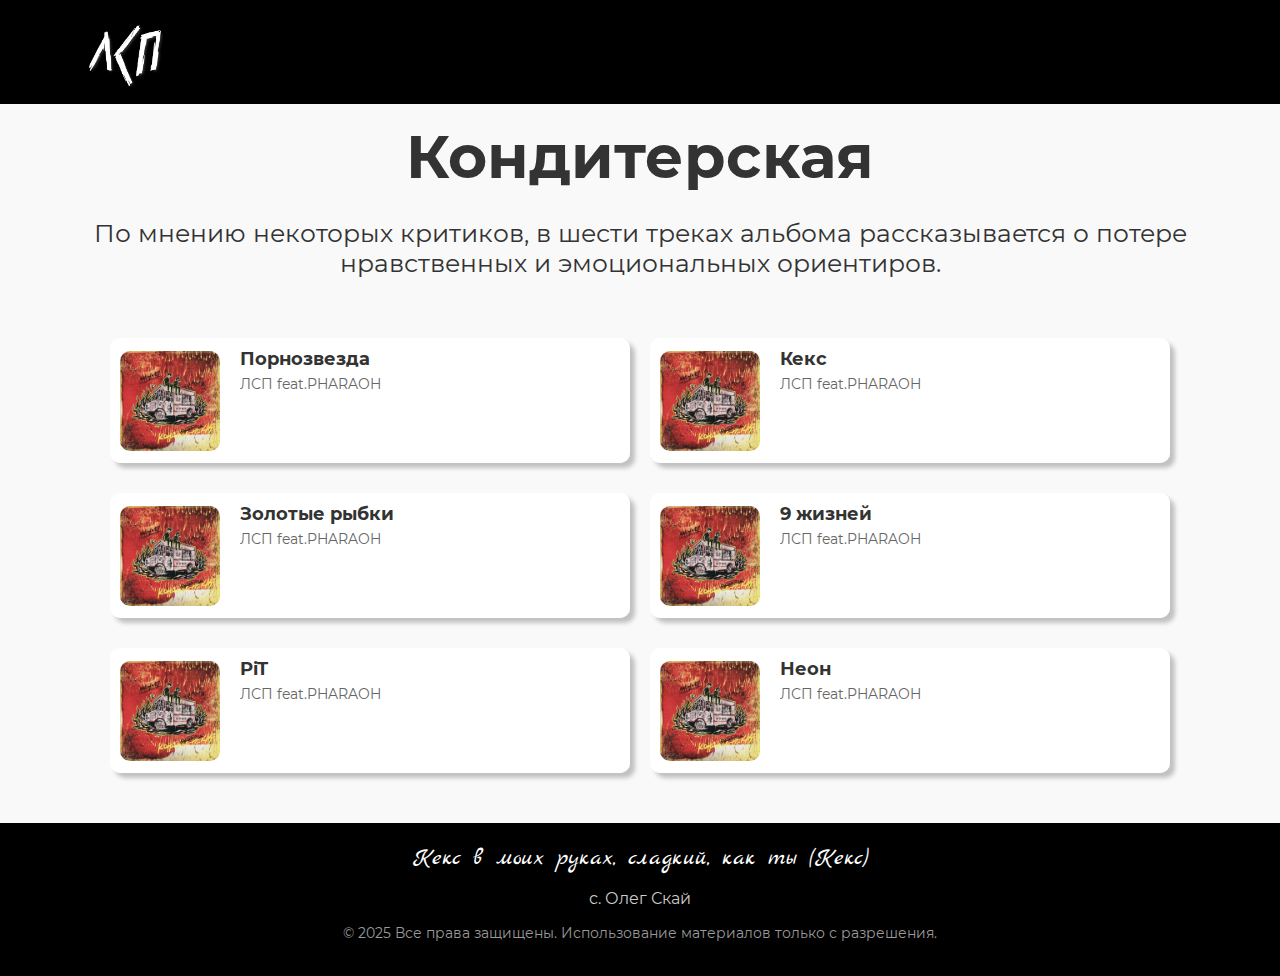
<file: albomsPages/pages/konditerskaya.html>
<!DOCTYPE html>
<html lang="en">
<head>
    <meta charset="UTF-8">
    <meta name="viewport" content="width=device-width, initial-scale=1.0">
    <title>Кондитерская - ЛСП</title>
    <link rel="stylesheet" href="./../../Montserrat/stylesheet.css">
    <link rel="stylesheet" href="./../styles/styleHeader.css">
    <link rel="stylesheet" href="./../styles/styleTracks.css">
    <link rel="icon" type="image/png" href="./../../images/logo/logoBlack.png">
    <link href="https://fonts.googleapis.com/css2?family=Marck+Script&display=swap" rel="stylesheet">
</head>
<body>
    <header>
        <div class="logo" id="logo">
            <img src="./../../images/logo/logoWhite.png" alt="Логотип">
        </div>
    </header>
    <main>
        <section class="tracks-section">
            <h2>Кондитерская</h2>
            <p>По мнению некоторых критиков, в шести треках альбома рассказывается о потере нравственных и эмоциональных ориентиров.</p>
            <div class="tracks-list" id="konditerskayaTracks">
                <!-- Треки добавлены через JavaScript -->
            </div>
        </section>
    </main>
    <footer>
        <div class="random-lyric"></div>
        <p class="author">с. Олег Скай</p>
        <p class="copyright">© 2025 Все права защищены. Использование материалов только с разрешения.</p>
    </footer>

    <div class="audio-player" id="audioPlayer">
        <div class="player-header">
            <div class="track-title" id="trackTitle">Выберите трек</div>
            <div class="player-controls">
                <button class="minimize-button" id="minimizePlayer">
                    <img src="./../../images/minimize.png" alt="Свернуть">
                </button>
                <button class="close-button" id="closePlayer">
                    <img src="./../../images/close.png" alt="Закрыть">
                </button>
            </div>
        </div>
        <audio controls id="audioElement">
            Ваш браузер не поддерживает элемент audio.
        </audio>
    </div>

    <script type="module" src="./../scripts/konditerskaya.js"></script>
</body>
</html>
</file>
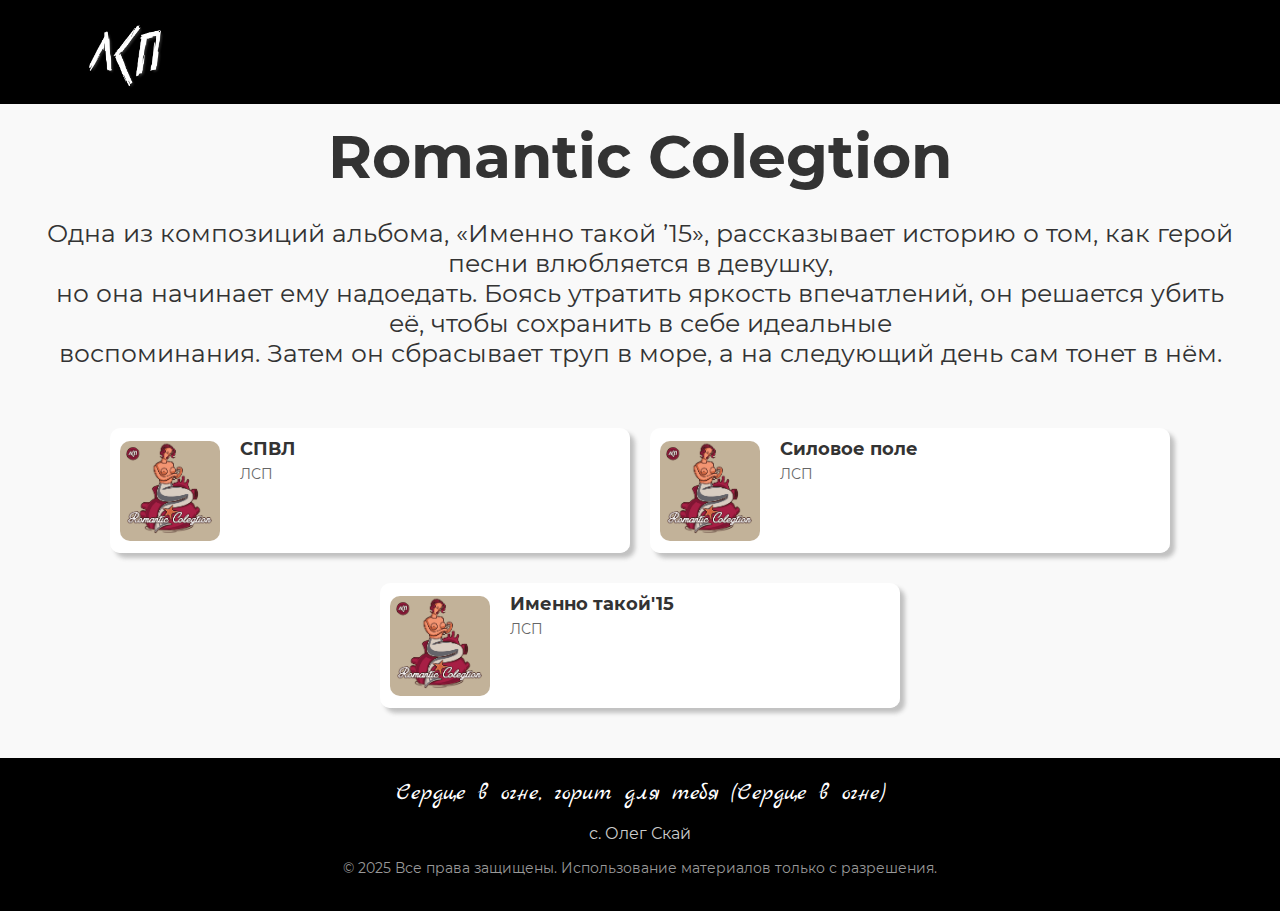
<file: albomsPages/pages/romanticColegtion.html>
<!DOCTYPE html>
<html lang="en">
<head>
    <meta charset="UTF-8">
    <meta name="viewport" content="width=device-width, initial-scale=1.0">
    <title>Romantic Colegtion - ЛСП</title>
    <link rel="stylesheet" href="./../../Montserrat/stylesheet.css">
    <link rel="stylesheet" href="./../styles/styleHeader.css">
    <link rel="stylesheet" href="./../styles/styleTracks.css">
    <link rel="icon" type="image/png" href="./../../images/logo/logoBlack.png">
    <link href="https://fonts.googleapis.com/css2?family=Marck+Script&display=swap" rel="stylesheet">
</head>
<body>
    <header>
        <div class="logo" id="logo">
            <img src="./../../images/logo/logoWhite.png" alt="Логотип">
        </div>
    </header>
    <main>
        <section class="tracks-section">
            <h2>Romantic Colegtion</h2>
            <p>Одна из композиций альбома, «Именно такой ’15», рассказывает историю о том, как герой песни влюбляется в девушку, <br>
                но она начинает ему надоедать. Боясь утратить яркость впечатлений, он решается убить её, чтобы сохранить в себе идеальные <br>
                воспоминания. Затем он сбрасывает труп в море, а на следующий день сам тонет в нём.</p>
            <div class="tracks-list" id="romanticColegtionTracks">
                <!-- Треки добавлены через JavaScript -->
            </div>
        </section>
    </main>
    <footer>
        <div class="random-lyric"></div>
        <p class="author">с. Олег Скай</p>
        <p class="copyright">© 2025 Все права защищены. Использование материалов только с разрешения.</p>
    </footer>
    
    <div class="audio-player" id="audioPlayer">
        <div class="player-header">
            <div class="track-title" id="trackTitle">Выберите трек</div>
            <div class="player-controls">
                <button class="minimize-button" id="minimizePlayer">
                    <img src="./../../images/minimize.png" alt="Свернуть">
                </button>
                <button class="close-button" id="closePlayer">
                    <img src="./../../images/close.png" alt="Закрыть">
                </button>
            </div>
        </div>
        <audio controls id="audioElement">
            Ваш браузер не поддерживает элемент audio.
        </audio>
    </div>

    <script type="module" src="./../scripts/romanticColegtion.js"></script>
</body>
</html>
</file>
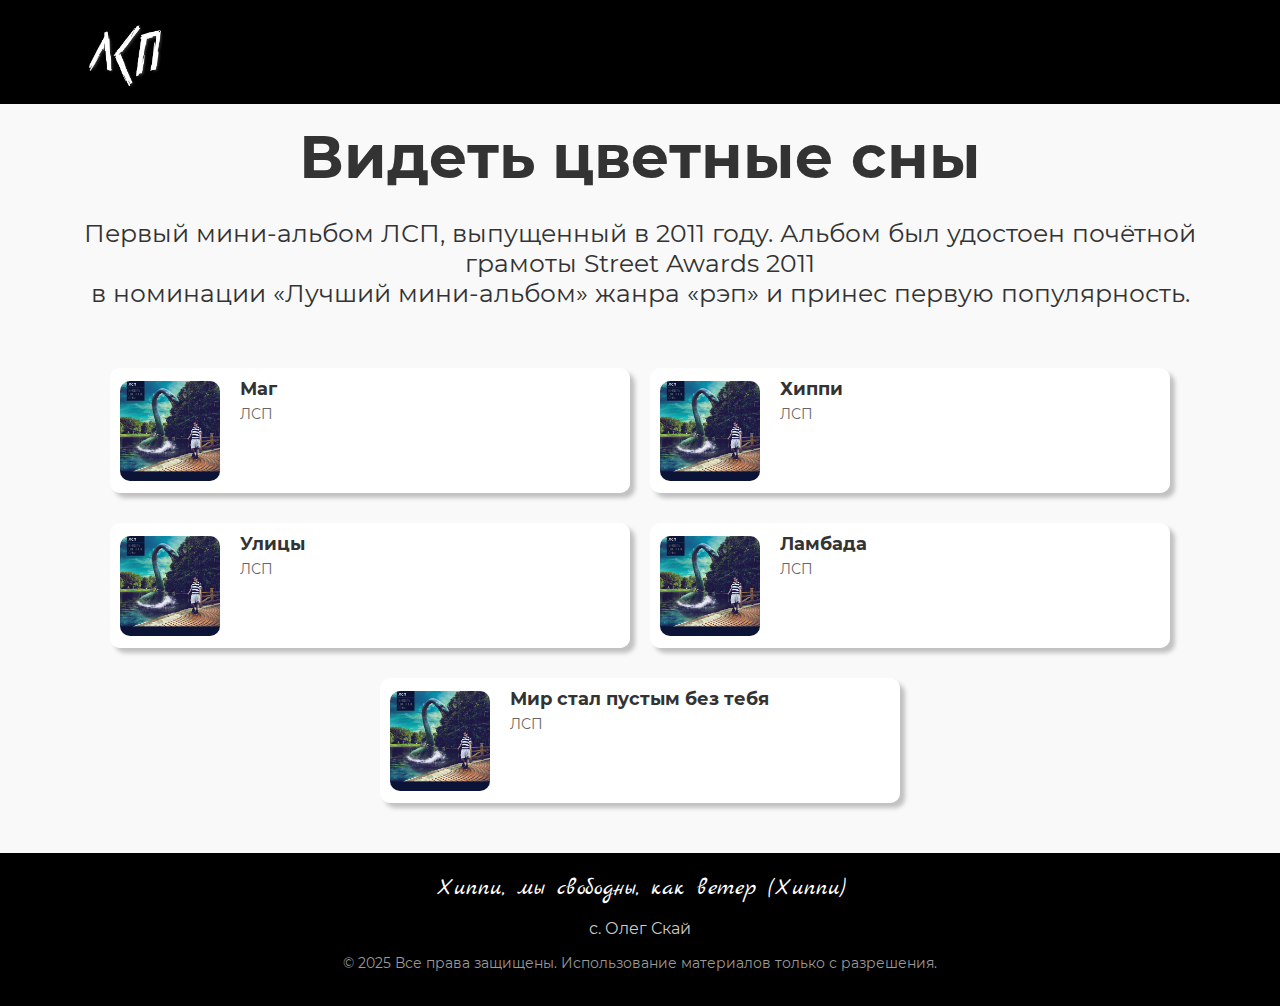
<file: albomsPages/pages/videtTsvetnyeSny.html>
<!DOCTYPE html>
<html lang="en">
<head>
    <meta charset="UTF-8">
    <meta name="viewport" content="width=device-width, initial-scale=1.0">
    <title>Видеть цветные сны - ЛСП</title>
    <link rel="stylesheet" href="./../../Montserrat/stylesheet.css">
    <link rel="stylesheet" href="./../styles/styleHeader.css">
    <link rel="stylesheet" href="./../styles/styleTracks.css">
    <link rel="icon" type="image/png" href="./../../images/logo/logoBlack.png">
    <link href="https://fonts.googleapis.com/css2?family=Marck+Script&display=swap" rel="stylesheet">
</head>
<body>
    <header>
        <div class="logo" id="logo">
            <img src="./../../images/logo/logoWhite.png" alt="Логотип">
        </div>
    </header>
    <main>
        <section class="tracks-section">
            <h2>Видеть цветные сны</h2>
            <p>Первый мини-альбом ЛСП, выпущенный в 2011 году. Альбом был удостоен почётной грамоты Street Awards 2011 <br>
                в номинации «Лучший мини-альбом» жанра «рэп» и принес первую популярность.</p>
            <div class="tracks-list" id="videtTsvetnyeSnyTracks">
                <!-- Треки добавлены через JavaScript -->
            </div>
        </section>
    </main>
    <footer>
        <div class="random-lyric"></div>
        <p class="author">с. Олег Скай</p>
        <p class="copyright">© 2025 Все права защищены. Использование материалов только с разрешения.</p>
    </footer>
    
    <div class="audio-player" id="audioPlayer">
        <div class="player-header">
            <div class="track-title" id="trackTitle">Выберите трек</div>
            <div class="player-controls">
                <button class="minimize-button" id="minimizePlayer">
                    <img src="./../../images/minimize.png" alt="Свернуть">
                </button>
                <button class="close-button" id="closePlayer">
                    <img src="./../../images/close.png" alt="Закрыть">
                </button>
            </div>
        </div>
        <audio controls id="audioElement">
            Ваш браузер не поддерживает элемент audio.
        </audio>
    </div>

    <script type="module" src="./../scripts/videtTsvetnyeSny.js"></script>
</body>
</html>
</file>
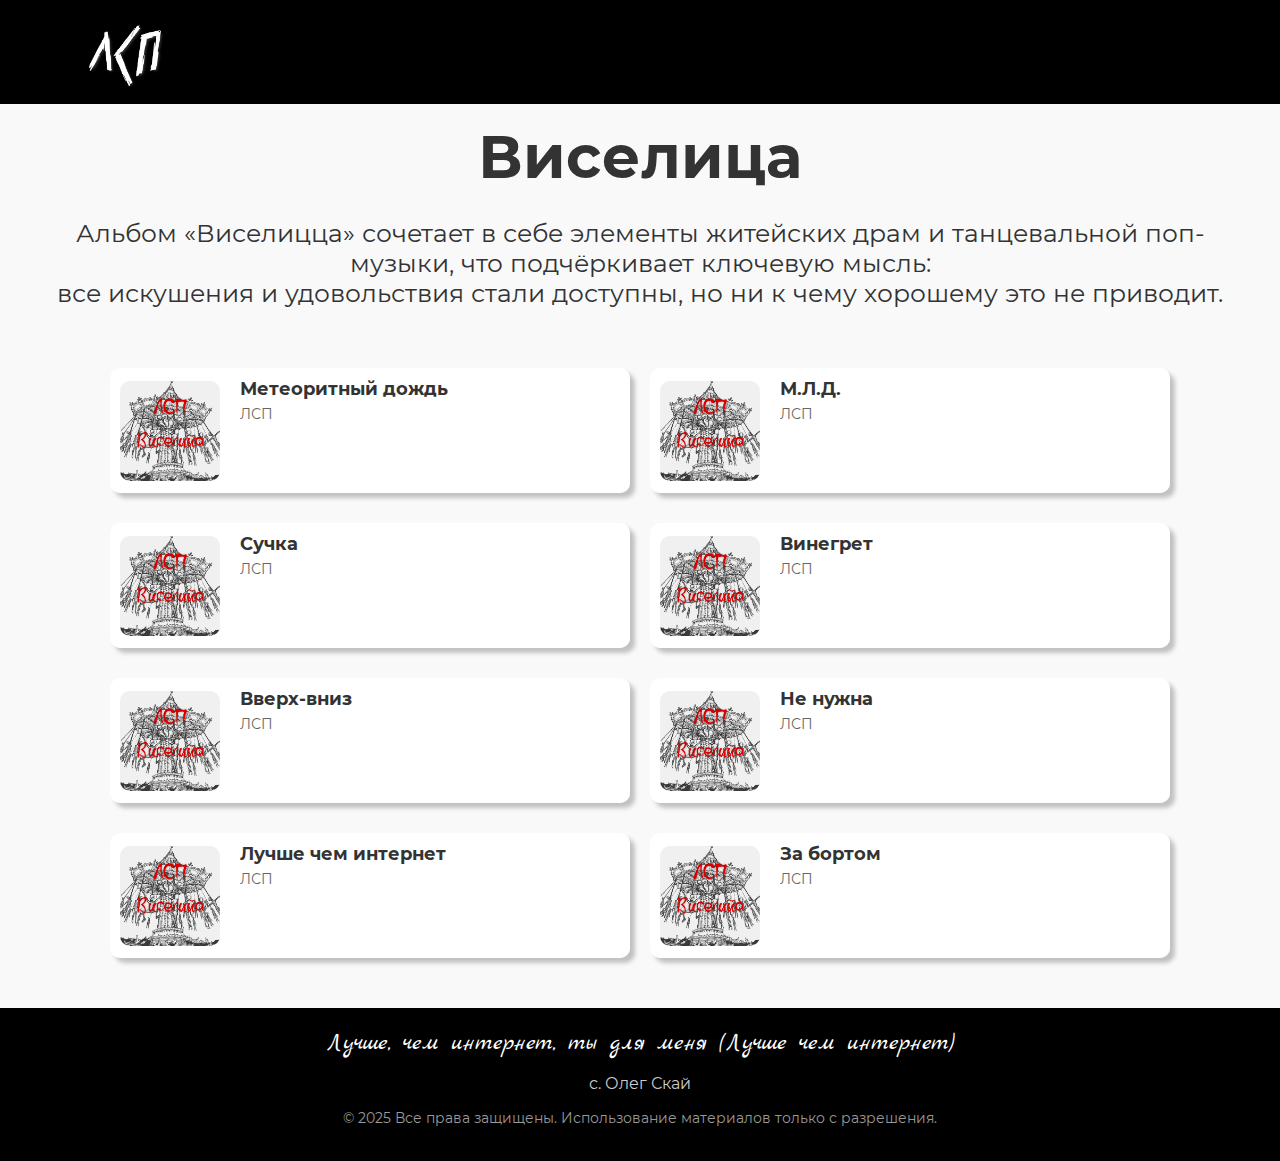
<file: albomsPages/pages/viselitsa.html>
<!DOCTYPE html>
<html lang="en">
<head>
    <meta charset="UTF-8">
    <meta name="viewport" content="width=device-width, initial-scale=1.0">
    <title>Виселица - ЛСП</title>
    <link rel="stylesheet" href="./../../Montserrat/stylesheet.css">
    <link rel="stylesheet" href="./../styles/styleHeader.css">
    <link rel="stylesheet" href="./../styles/styleTracks.css">
    <link rel="icon" type="image/png" href="./../../images/logo/logoBlack.png">
    <link href="https://fonts.googleapis.com/css2?family=Marck+Script&display=swap" rel="stylesheet">
</head>
<body>
    <header>
        <div class="logo" id="logo">
            <img src="./../../images/logo/logoWhite.png" alt="Логотип">
        </div>
    </header>
    <main>
        <section class="tracks-section">
            <h2>Виселица</h2>
            <p>Альбом «Виселицца» сочетает в себе элементы житейских драм и танцевальной поп-музыки, что подчёркивает ключевую мысль: <br>
                все искушения и удовольствия стали доступны, но ни к чему хорошему это не приводит.</p>
            <div class="tracks-list" id="viselitsaTracks">
                <!-- Треки добавлены через JavaScript -->
            </div>
        </section>
    </main>
    <footer>
        <div class="random-lyric"></div>
        <p class="author">с. Олег Скай</p>
        <p class="copyright">© 2025 Все права защищены. Использование материалов только с разрешения.</p>
    </footer>
    
    <div class="audio-player" id="audioPlayer">
        <div class="player-header">
            <div class="track-title" id="trackTitle">Выберите трек</div>
            <div class="player-controls">
                <button class="minimize-button" id="minimizePlayer">
                    <img src="./../../images/minimize.png" alt="Свернуть">
                </button>
                <button class="close-button" id="closePlayer">
                    <img src="./../../images/close.png" alt="Закрыть">
                </button>
            </div>
        </div>
        <audio controls id="audioElement">
            Ваш браузер не поддерживает элемент audio.
        </audio>
    </div>

    <script type="module" src="./../scripts/viselitsa.js"></script>
</body>
</html>
</file>
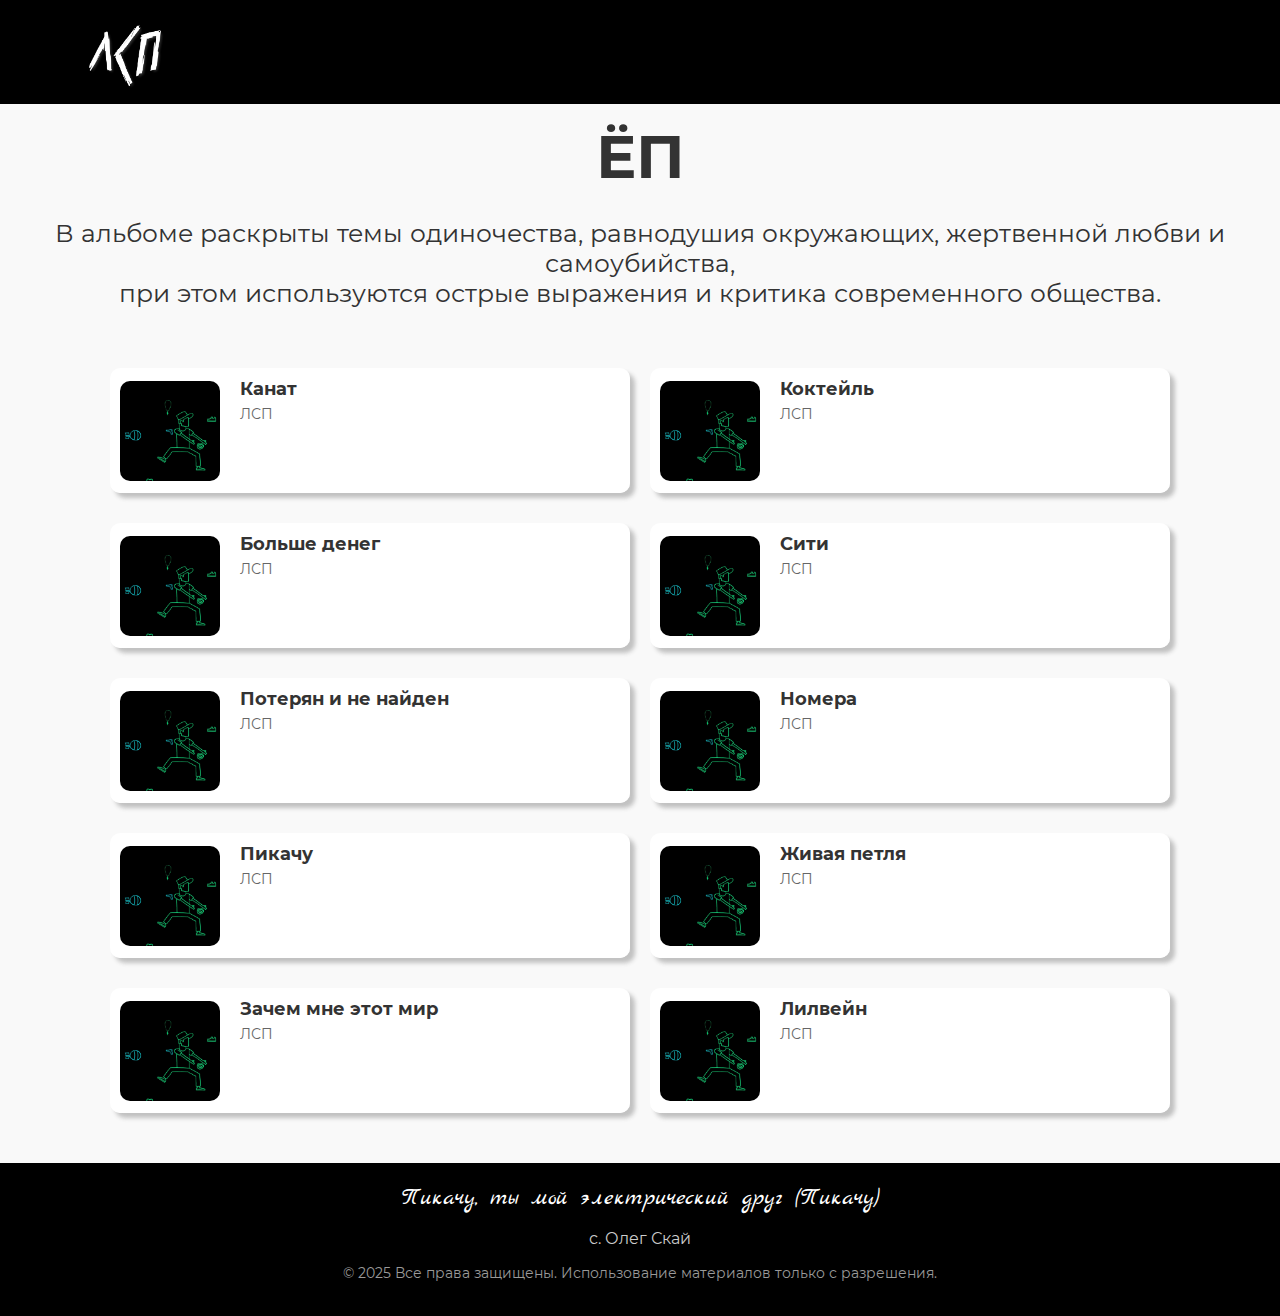
<file: albomsPages/pages/yop.html>
<!DOCTYPE html>
<html lang="en">
<head>
    <meta charset="UTF-8">
    <meta name="viewport" content="width=device-width, initial-scale=1.0">
    <title>ЁП - ЛСП</title>
    <link rel="stylesheet" href="./../../Montserrat/stylesheet.css">
    <link rel="stylesheet" href="./../styles/styleHeader.css">
    <link rel="stylesheet" href="./../styles/styleTracks.css">
    <link rel="icon" type="image/png" href="./../../images/logo/logoBlack.png">
    <link href="https://fonts.googleapis.com/css2?family=Marck+Script&display=swap" rel="stylesheet">
</head>
<body>
    <header>
        <div class="logo" id="logo">
            <img src="./../../images/logo/logoWhite.png" alt="Логотип">
        </div>
    </header>
    <main>
        <section class="tracks-section">
            <h2>ЁП</h2>
            <p>В альбоме раскрыты темы одиночества, равнодушия окружающих, жертвенной любви и самоубийства, <br>
                при этом используются острые выражения и критика современного общества.</p>
            <div class="tracks-list" id="yopTracks">
                <!-- Треки добавлены через JavaScript -->
            </div>
        </section>
    </main>
    <footer>
        <div class="random-lyric"></div>
        <p class="author">с. Олег Скай</p>
        <p class="copyright">© 2025 Все права защищены. Использование материалов только с разрешения.</p>
    </footer>
    
    <div class="audio-player" id="audioPlayer">
        <div class="player-header">
            <div class="track-title" id="trackTitle">Выберите трек</div>
            <div class="player-controls">
                <button class="minimize-button" id="minimizePlayer">
                    <img src="./../../images/minimize.png" alt="Свернуть">
                </button>
                <button class="close-button" id="closePlayer">
                    <img src="./../../images/close.png" alt="Закрыть">
                </button>
            </div>
        </div>
        <audio controls id="audioElement">
            Ваш браузер не поддерживает элемент audio.
        </audio>
    </div>

    <script type="module" src="./../scripts/yop.js"></script>
</body>
</html>
</file>
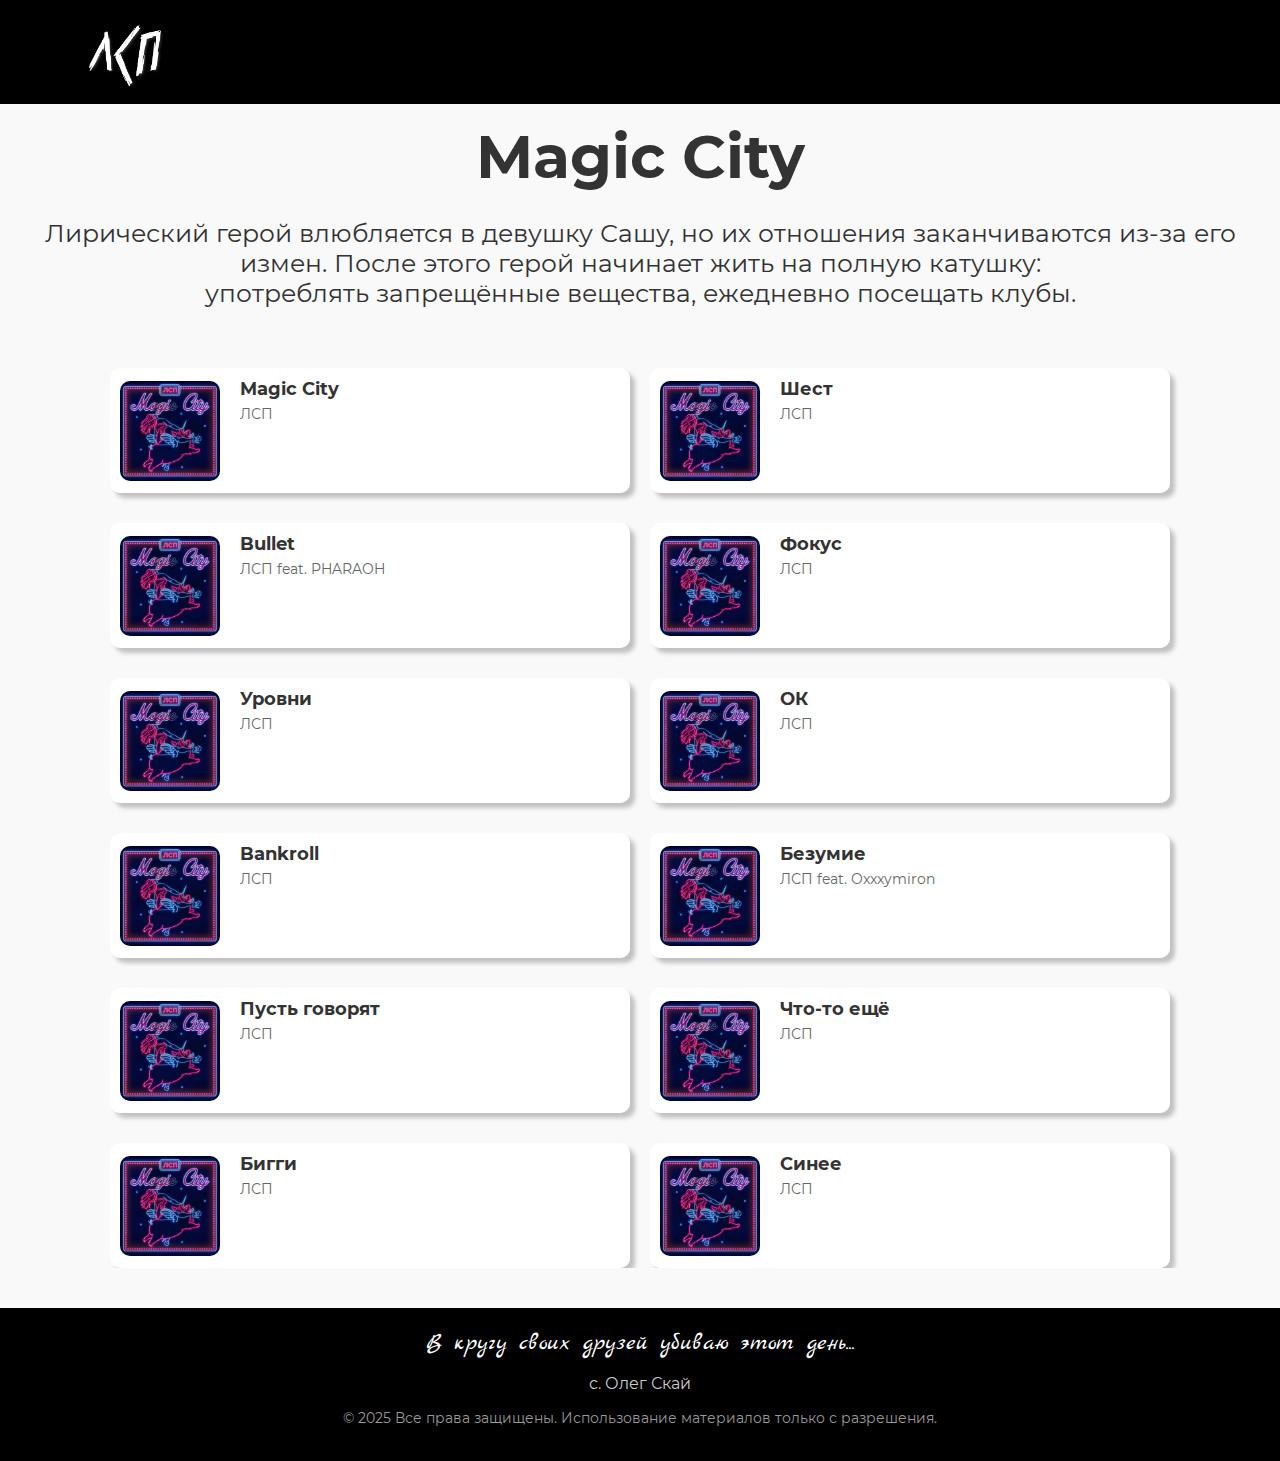
<file: trilogyPages/pages/magicCity.html>
<!DOCTYPE html>
<html lang="en">
<head>
    <meta charset="UTF-8">
    <meta name="viewport" content="width=device-width, initial-scale=1.0">
    <title>Magic City - ЛСП</title>
    <link rel="stylesheet" href="./../../Montserrat/stylesheet.css">
    <link rel="stylesheet" href="./../styles/styleHeader.css">
    <link rel="stylesheet" href="./../styles/styleTracks.css">
    <link rel="icon" type="image/png" href="./../../images/logo/logoBlack.png">
    <link href="https://fonts.googleapis.com/css2?family=Marck+Script&display=swap" rel="stylesheet">
</head>
<body>
    <header>
        <div class="logo" id="logo">
            <img src="./../../images/logo/logoWhite.png" alt="Логотип">
        </div>
    </header>
    <main>
        <section class="tracks-section">
            <h2>Magic City</h2>
            <p>Лирический герой влюбляется в девушку Сашу, но их отношения заканчиваются из-за его измен. После этого герой начинает жить на полную катушку: <br>
                употреблять запрещённые вещества, ежедневно посещать клубы.</p>
            <div class="tracks-list" id="magicCityTracks">
                <!-- Треки добавлены через JavaScript -->
            </div>
        </section>
    </main>
    <footer>
        <div class="random-lyric"></div>
        <p class="author">с. Олег Скай</p>
        <p class="copyright">© 2025 Все права защищены. Использование материалов только с разрешения.</p>
    </footer>

    <div class="audio-player" id="audioPlayer">
        <div class="player-header">
            <div class="track-title" id="trackTitle">Выберите трек</div>
            <div class="player-controls">
                <button class="minimize-button" id="minimizePlayer">
                    <img src="./../../images/minimize.png" alt="Свернуть">
                </button>
                <button class="close-button" id="closePlayer">
                    <img src="./../../images/close.png" alt="Закрыть">
                </button>
            </div>
        </div>
        <audio controls id="audioElement">
            Ваш браузер не поддерживает элемент audio.
        </audio>
    </div>
    
    <script type="module" src="./../scripts/magicCity.js"></script>
</body>
</html>
</file>
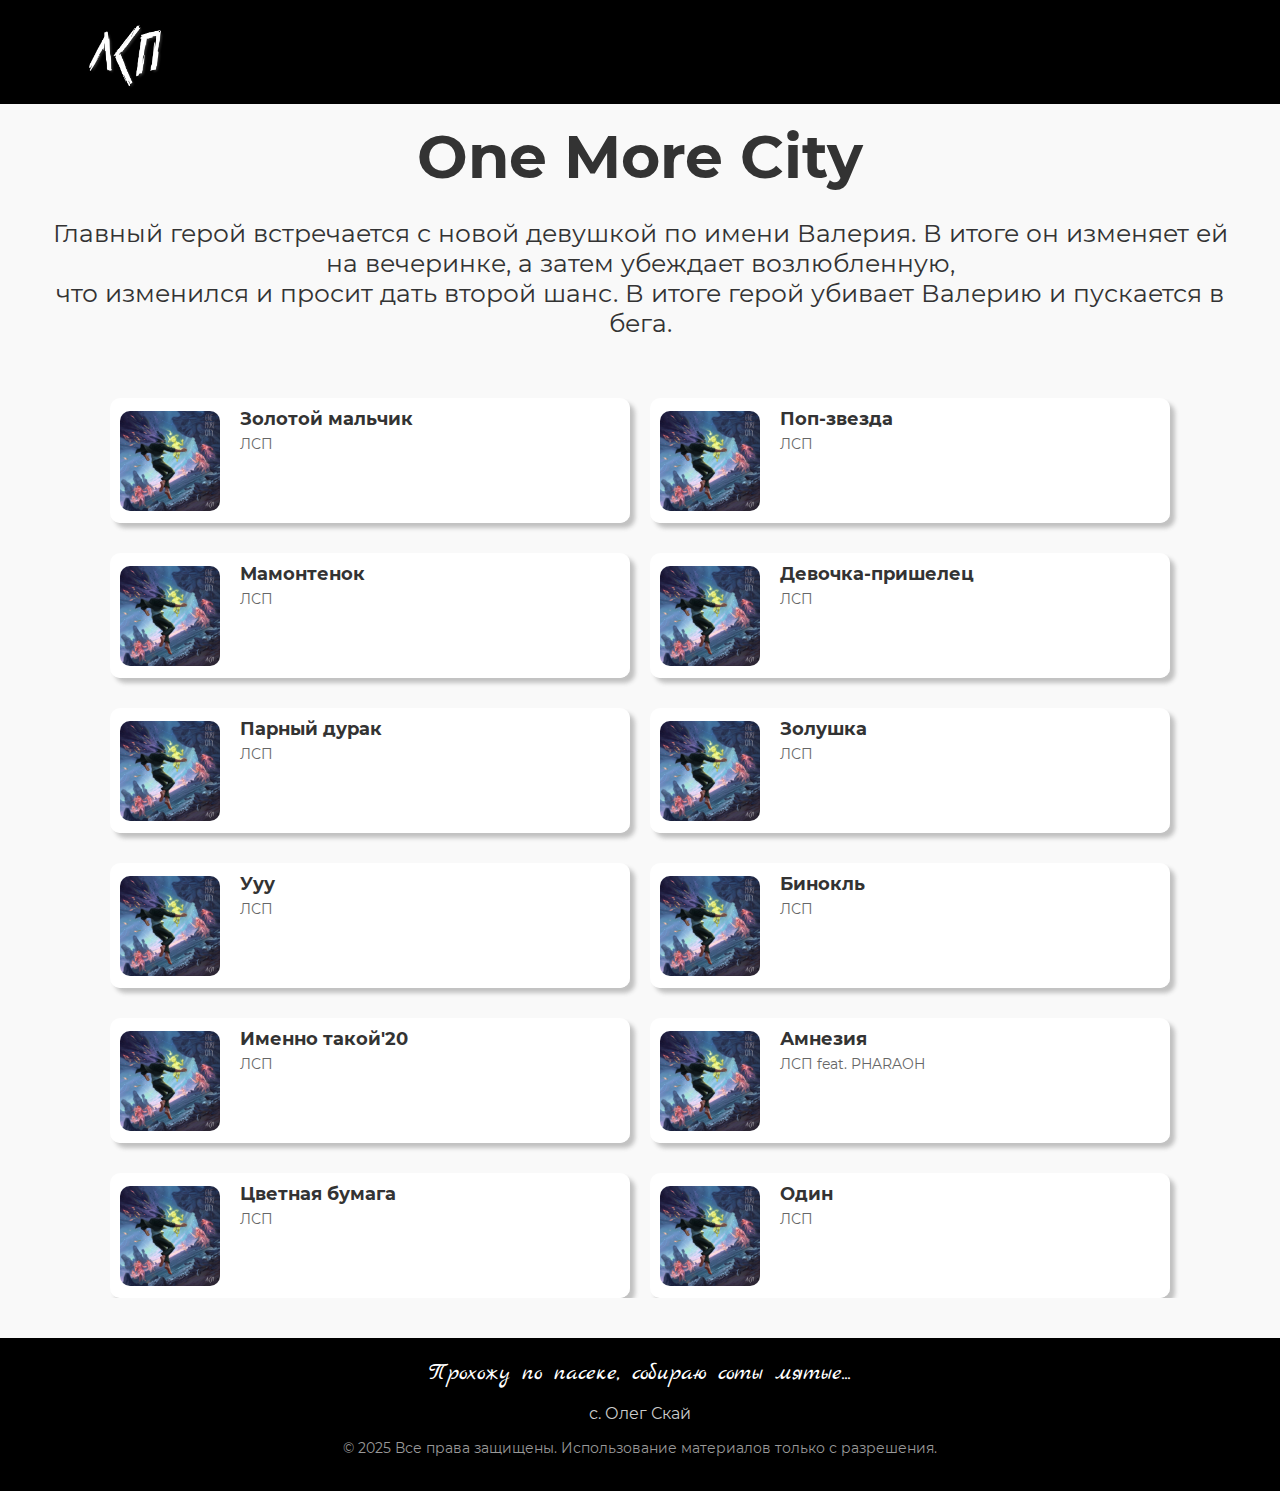
<file: trilogyPages/pages/oneMoreCity.html>
<!DOCTYPE html>
<html lang="en">
<head>
    <meta charset="UTF-8">
    <meta name="viewport" content="width=device-width, initial-scale=1.0">
    <title>One More City - ЛСП</title>
    <link rel="stylesheet" href="./../../Montserrat/stylesheet.css">
    <link rel="stylesheet" href="./../styles/styleHeader.css">
    <link rel="stylesheet" href="./../styles/styleTracks.css">
    <link rel="icon" type="image/png" href="./../../images/logo/logoBlack.png">
    <link href="https://fonts.googleapis.com/css2?family=Marck+Script&display=swap" rel="stylesheet">
</head>
<body>
    <header>
        <div class="logo" id="logo">
            <img src="./../../images/logo/logoWhite.png" alt="Логотип">
        </div>
    </header>
    <main>
        <section class="tracks-section">
            <h2>One More City</h2>
            <p>Главный герой встречается с новой девушкой по имени Валерия. В итоге он изменяет ей на вечеринке, а затем убеждает возлюбленную, <br>
                что изменился и просит дать второй шанс. В итоге герой убивает Валерию и пускается в бега. 
            <div class="tracks-list" id="oneMoreCityTracks">
                <!-- Треки добавлены через JavaScript -->
            </div>
        </section>
    </main>
    <footer>
        <div class="random-lyric"></div>
        <p class="author">с. Олег Скай</p>
        <p class="copyright">© 2025 Все права защищены. Использование материалов только с разрешения.</p>
    </footer>

    <div class="audio-player" id="audioPlayer">
        <div class="player-header">
            <div class="track-title" id="trackTitle">Выберите трек</div>
            <div class="player-controls">
                <button class="minimize-button" id="minimizePlayer">
                    <img src="./../../images/minimize.png" alt="Свернуть">
                </button>
                <button class="close-button" id="closePlayer">
                    <img src="./../../images/close.png" alt="Закрыть">
                </button>
            </div>
        </div>
        <audio controls id="audioElement">
            Ваш браузер не поддерживает элемент audio.
        </audio>
    </div>

    <script type="module" src="./../scripts/oneMoreCity.js"></script>
</body>
</html>
</file>
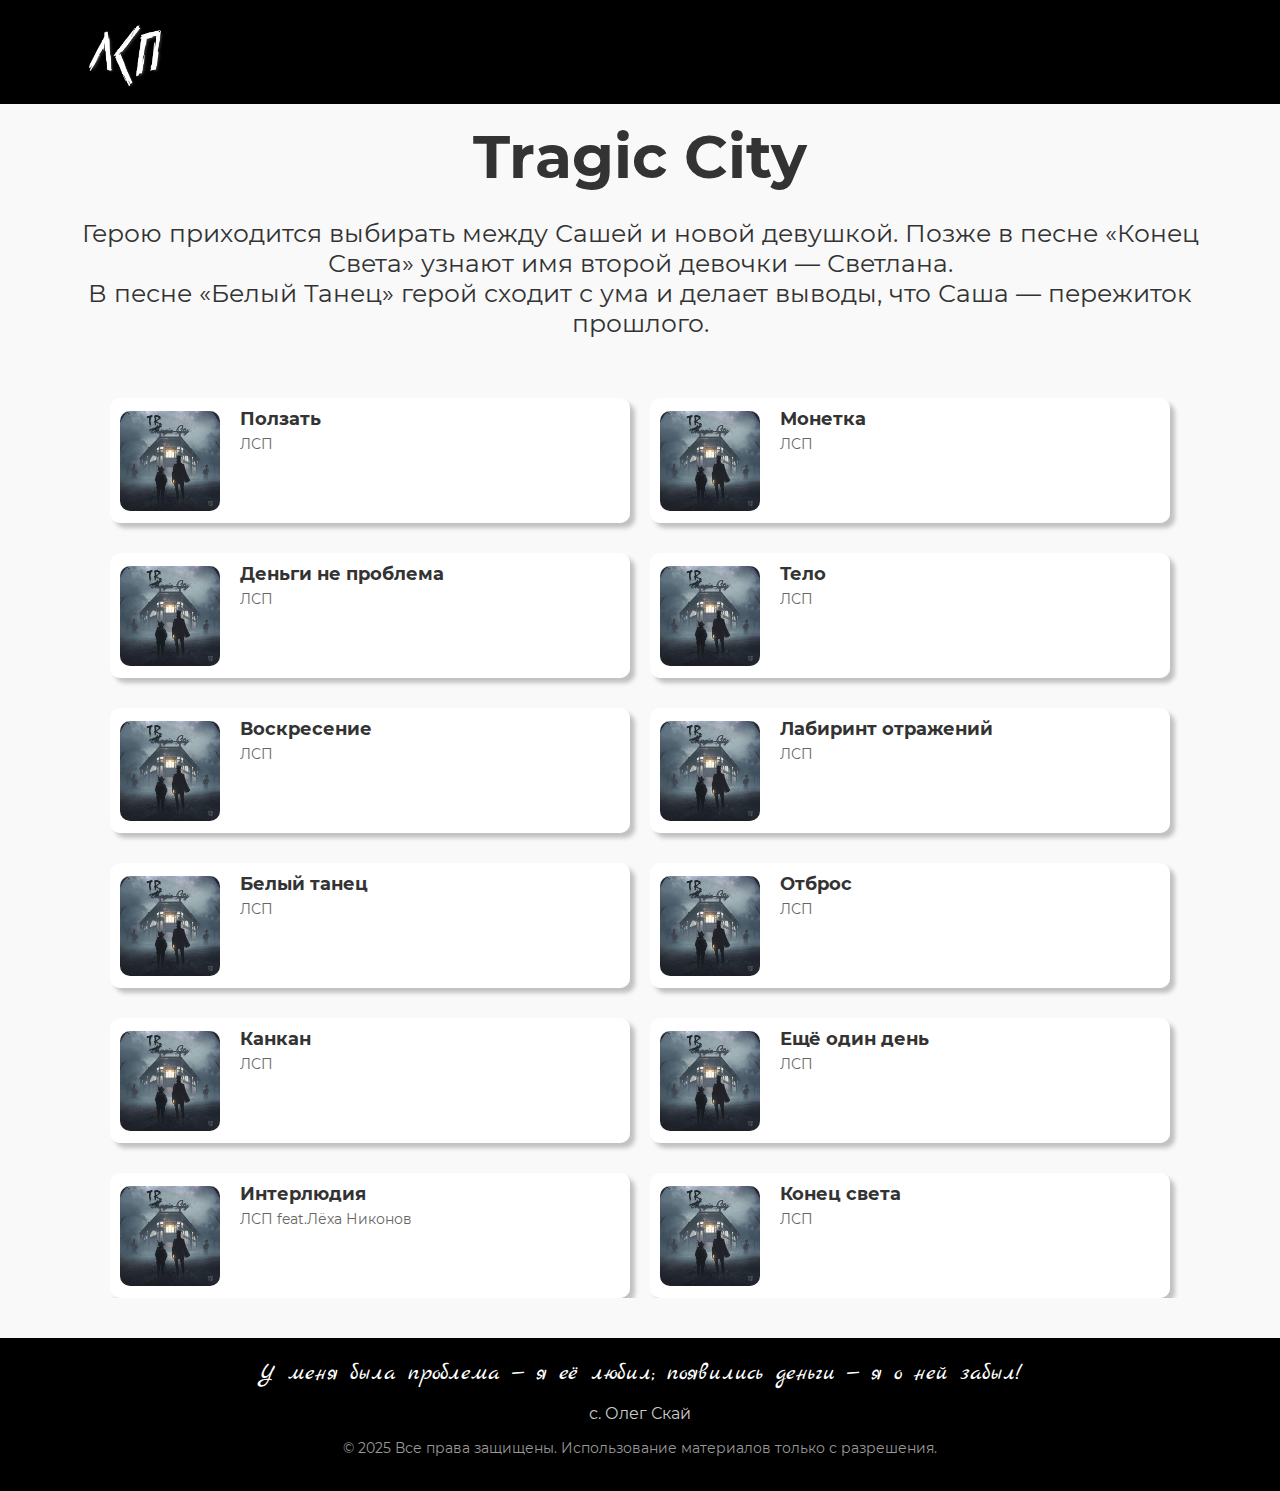
<file: trilogyPages/pages/tragicCity.html>
<!DOCTYPE html>
<html lang="en">
<head>
    <meta charset="UTF-8">
    <meta name="viewport" content="width=device-width, initial-scale=1.0">
    <title>Tragic City - ЛСП</title>
    <link rel="stylesheet" href="./../../Montserrat/stylesheet.css">
    <link rel="stylesheet" href="./../styles/styleHeader.css">
    <link rel="stylesheet" href="./../styles/styleTracks.css">
    <link rel="icon" type="image/png" href="./../../images/logo/logoBlack.png">
    <link href="https://fonts.googleapis.com/css2?family=Marck+Script&display=swap" rel="stylesheet">
</head>
<body>
    <header>
        <div class="logo" id="logo">
            <img src="./../../images/logo/logoWhite.png" alt="Логотип">
        </div>
    </header>
    <main>
        <section class="tracks-section">
            <h2>Tragic City</h2>
            <p>Герою приходится выбирать между Сашей и новой девушкой. Позже в песне «Конец Света» узнают имя второй девочки — Светлана. <br>
                В песне «Белый Танец» герой сходит с ума и делает выводы, что Саша — пережиток прошлого.  
            <div class="tracks-list" id="tragicCityTracks">
                <!-- Треки добавлены через JavaScript -->
            </div>
        </section>
    </main>
    <footer>
        <div class="random-lyric"></div>
        <p class="author">с. Олег Скай</p>
        <p class="copyright">© 2025 Все права защищены. Использование материалов только с разрешения.</p>
    </footer>

    <div class="audio-player" id="audioPlayer">
        <div class="player-header">
            <div class="track-title" id="trackTitle">Выберите трек</div>
            <div class="player-controls">
                <button class="minimize-button" id="minimizePlayer">
                    <img src="./../../images/minimize.png" alt="Свернуть">
                </button>
                <button class="close-button" id="closePlayer">
                    <img src="./../../images/close.png" alt="Закрыть">
                </button>
            </div>
        </div>
        <audio controls id="audioElement">
            Ваш браузер не поддерживает элемент audio.
        </audio>
    </div>

    <script type="module" src="./../scripts/tragicCity.js"></script>
</body>
</html>
</file>
<file: Montserrat/stylesheet.css>
/* This stylesheet generated by Transfonter (https://transfonter.org) on October 3, 2017 10:05 PM */

@font-face {
	font-family: 'Montserrat';
	src: url('Montserrat-Light.eot');
	src: local('Montserrat Light'), local('Montserrat-Light'),
		url('Montserrat-Light.eot?#iefix') format('embedded-opentype'),
		url('Montserrat-Light.woff') format('woff'),
		url('Montserrat-Light.ttf') format('truetype');
	font-weight: 300;
	font-style: normal;
}

@font-face {
	font-family: 'Montserrat';
	src: url('Montserrat-MediumItalic.eot');
	src: local('Montserrat Medium Italic'), local('Montserrat-MediumItalic'),
		url('Montserrat-MediumItalic.eot?#iefix') format('embedded-opentype'),
		url('Montserrat-MediumItalic.woff') format('woff'),
		url('Montserrat-MediumItalic.ttf') format('truetype');
	font-weight: 500;
	font-style: italic;
}

@font-face {
	font-family: 'Montserrat';
	src: url('Montserrat-Thin.eot');
	src: local('Montserrat Thin'), local('Montserrat-Thin'),
		url('Montserrat-Thin.eot?#iefix') format('embedded-opentype'),
		url('Montserrat-Thin.woff') format('woff'),
		url('Montserrat-Thin.ttf') format('truetype');
	font-weight: 100;
	font-style: normal;
}

@font-face {
	font-family: 'Montserrat';
	src: url('Montserrat-ExtraLightItalic.eot');
	src: local('Montserrat ExtraLight Italic'), local('Montserrat-ExtraLightItalic'),
		url('Montserrat-ExtraLightItalic.eot?#iefix') format('embedded-opentype'),
		url('Montserrat-ExtraLightItalic.woff') format('woff'),
		url('Montserrat-ExtraLightItalic.ttf') format('truetype');
	font-weight: 200;
	font-style: italic;
}

@font-face {
	font-family: 'Montserrat';
	src: url('Montserrat-BoldItalic.eot');
	src: local('Montserrat Bold Italic'), local('Montserrat-BoldItalic'),
		url('Montserrat-BoldItalic.eot?#iefix') format('embedded-opentype'),
		url('Montserrat-BoldItalic.woff') format('woff'),
		url('Montserrat-BoldItalic.ttf') format('truetype');
	font-weight: bold;
	font-style: italic;
}

@font-face {
	font-family: 'Montserrat';
	src: url('Montserrat-SemiBold.eot');
	src: local('Montserrat SemiBold'), local('Montserrat-SemiBold'),
		url('Montserrat-SemiBold.eot?#iefix') format('embedded-opentype'),
		url('Montserrat-SemiBold.woff') format('woff'),
		url('Montserrat-SemiBold.ttf') format('truetype');
	font-weight: 600;
	font-style: normal;
}

@font-face {
	font-family: 'Montserrat';
	src: url('Montserrat-ExtraLight.eot');
	src: local('Montserrat ExtraLight'), local('Montserrat-ExtraLight'),
		url('Montserrat-ExtraLight.eot?#iefix') format('embedded-opentype'),
		url('Montserrat-ExtraLight.woff') format('woff'),
		url('Montserrat-ExtraLight.ttf') format('truetype');
	font-weight: 200;
	font-style: normal;
}

@font-face {
	font-family: 'Montserrat';
	src: url('Montserrat-ExtraBoldItalic.eot');
	src: local('Montserrat ExtraBold Italic'), local('Montserrat-ExtraBoldItalic'),
		url('Montserrat-ExtraBoldItalic.eot?#iefix') format('embedded-opentype'),
		url('Montserrat-ExtraBoldItalic.woff') format('woff'),
		url('Montserrat-ExtraBoldItalic.ttf') format('truetype');
	font-weight: 800;
	font-style: italic;
}

@font-face {
	font-family: 'Montserrat';
	src: url('Montserrat-Italic.eot');
	src: local('Montserrat Italic'), local('Montserrat-Italic'),
		url('Montserrat-Italic.eot?#iefix') format('embedded-opentype'),
		url('Montserrat-Italic.woff') format('woff'),
		url('Montserrat-Italic.ttf') format('truetype');
	font-weight: normal;
	font-style: italic;
}

@font-face {
	font-family: 'Montserrat';
	src: url('Montserrat-Bold.eot');
	src: local('Montserrat Bold'), local('Montserrat-Bold'),
		url('Montserrat-Bold.eot?#iefix') format('embedded-opentype'),
		url('Montserrat-Bold.woff') format('woff'),
		url('Montserrat-Bold.ttf') format('truetype');
	font-weight: bold;
	font-style: normal;
}

@font-face {
	font-family: 'Montserrat';
	src: url('Montserrat-LightItalic.eot');
	src: local('Montserrat Light Italic'), local('Montserrat-LightItalic'),
		url('Montserrat-LightItalic.eot?#iefix') format('embedded-opentype'),
		url('Montserrat-LightItalic.woff') format('woff'),
		url('Montserrat-LightItalic.ttf') format('truetype');
	font-weight: 300;
	font-style: italic;
}

@font-face {
	font-family: 'Montserrat';
	src: url('Montserrat-BlackItalic.eot');
	src: local('Montserrat Black Italic'), local('Montserrat-BlackItalic'),
		url('Montserrat-BlackItalic.eot?#iefix') format('embedded-opentype'),
		url('Montserrat-BlackItalic.woff') format('woff'),
		url('Montserrat-BlackItalic.ttf') format('truetype');
	font-weight: 900;
	font-style: italic;
}

@font-face {
	font-family: 'Montserrat';
	src: url('Montserrat-SemiBoldItalic.eot');
	src: local('Montserrat SemiBold Italic'), local('Montserrat-SemiBoldItalic'),
		url('Montserrat-SemiBoldItalic.eot?#iefix') format('embedded-opentype'),
		url('Montserrat-SemiBoldItalic.woff') format('woff'),
		url('Montserrat-SemiBoldItalic.ttf') format('truetype');
	font-weight: 600;
	font-style: italic;
}

@font-face {
	font-family: 'Montserrat';
	src: url('Montserrat-Regular.eot');
	src: local('Montserrat Regular'), local('Montserrat-Regular'),
		url('Montserrat-Regular.eot?#iefix') format('embedded-opentype'),
		url('Montserrat-Regular.woff') format('woff'),
		url('Montserrat-Regular.ttf') format('truetype');
	font-weight: normal;
	font-style: normal;
}

@font-face {
	font-family: 'Montserrat';
	src: url('Montserrat-Medium.eot');
	src: local('Montserrat Medium'), local('Montserrat-Medium'),
		url('Montserrat-Medium.eot?#iefix') format('embedded-opentype'),
		url('Montserrat-Medium.woff') format('woff'),
		url('Montserrat-Medium.ttf') format('truetype');
	font-weight: 500;
	font-style: normal;
}

@font-face {
	font-family: 'Montserrat';
	src: url('Montserrat-ExtraBold.eot');
	src: local('Montserrat ExtraBold'), local('Montserrat-ExtraBold'),
		url('Montserrat-ExtraBold.eot?#iefix') format('embedded-opentype'),
		url('Montserrat-ExtraBold.woff') format('woff'),
		url('Montserrat-ExtraBold.ttf') format('truetype');
	font-weight: 800;
	font-style: normal;
}

@font-face {
	font-family: 'Montserrat';
	src: url('Montserrat-Black.eot');
	src: local('Montserrat Black'), local('Montserrat-Black'),
		url('Montserrat-Black.eot?#iefix') format('embedded-opentype'),
		url('Montserrat-Black.woff') format('woff'),
		url('Montserrat-Black.ttf') format('truetype');
	font-weight: 900;
	font-style: normal;
}

@font-face {
	font-family: 'Montserrat';
	src: url('Montserrat-ThinItalic.eot');
	src: local('Montserrat Thin Italic'), local('Montserrat-ThinItalic'),
		url('Montserrat-ThinItalic.eot?#iefix') format('embedded-opentype'),
		url('Montserrat-ThinItalic.woff') format('woff'),
		url('Montserrat-ThinItalic.ttf') format('truetype');
	font-weight: 100;
	font-style: italic;
}
</file>
<file: albomsPages/styles/styleHeader.css>
/* styleHeader.css */
body {
    font-family: 'Roboto', sans-serif;
    margin: 0;
    padding: 0;
    background-color: #f9f9f9;
    display: flex;
    flex-direction: column;
    min-height: 100vh;
}

header {
    display: flex;
    align-items: center;
    background-color: rgb(0, 0, 0);
    color: #fff;
    padding: 5px 40px;
    position: fixed;
    width: 100%;
    z-index: 1000;
    transition: background-color 0.4s ease;
}

.logo {
    margin-left: 40px;
    margin-right: auto;
    transition: transform 0.3s ease;
}

.logo img {
    width: 90px;
    height: 90px;
    object-fit: cover;
}

.logo:hover {
    transform: scale(1.3);
}

.logo:active {
    transform: scale(0.9);
}
</file>
<file: albomsPages/styles/styleTracks.css>
.tracks-section {
    padding: 40px;
    background-color: #f9f9f9;
    text-align: center;
}

.tracks-section h2 {
    font-family: 'Montserrat', sans-serif;
    font-size: 60px;
    color: #333;
    margin-bottom: 10px;
    margin-top: 80px;
}

.tracks-section p {
    font-family: 'Montserrat', sans-serif;
    font-size: 25px;
    color: #333;
    margin-bottom: 60px;
}

.tracks-list {
    display: flex;
    flex-wrap: wrap;
    justify-content: center;
    gap: 20px;
    max-height: 900px;
    overflow-y: auto;
    padding-right: 10px;
    width: 100%;
}

.tracks-list::-webkit-scrollbar {
    width: 8px;
}

.tracks-list::-webkit-scrollbar-track {
    background: #f1f1f1;
    border-radius: 5px;
}

.tracks-list::-webkit-scrollbar-thumb {
    background: #888;
    border-radius: 5px;
}

.tracks-list::-webkit-scrollbar-thumb:hover {
    background: #555;
}

.track-item {
    display: flex;
    align-items: center;
    background-color: rgba(255, 255, 255, 0.9);
    border-radius: 10px;
    box-shadow: 5px 5px 4px rgba(66, 66, 66, 0.3);
    width: 500px;
    padding: 10px;
    transition: all 0.4s ease;
    margin-bottom: 10px;
}

.track-item:hover {
    box-shadow: 5px 5px 4px rgba(0, 0, 0, 0.9);
}

.track-item:active {
    transform: scale(0.9);
    box-shadow: 5px 5px 4px rgba(66, 66, 66, 0.3);
}

.track-item img {
    width: 100px;
    height: 100px;
    object-fit: cover;
    border-radius: 10px;
    margin-right: 20px;
}

.track-item .track-info {
    display: flex;
    flex-direction: column;
    justify-content: center;
    align-items: flex-start;
    text-align: left;
}

.track-item .track-info h3 {
    font-family: 'Montserrat', sans-serif;
    font-size: 18px;
    color: #333;
    margin: 0;
}

.track-item .track-info .artist {
    font-family: 'Montserrat', sans-serif;
    font-size: 14px;
    color: #666;
    margin-top: 5px;
}

footer {
    bottom: 0;
    width: 100%;
    padding: 20px 0 20px 0;
    text-align: center;
    background-color: #000000;
    color: #fff;
    margin-top: auto;
}

.random-lyric {
    font-family: 'Marck Script', cursive;
    font-size: 24px;
    margin-bottom: 10px;
    opacity: 1;
    transition: opacity 0.5s ease-in-out;
}

.random-lyric.fade {
    opacity: 0;
}

.author {
    font-family: 'Montserrat', sans-serif;
    font-size: 16px;
    color: #ccc;
}

.copyright {
    font-family: 'Montserrat', sans-serif;
    font-size: 14px;
    color: #999;
}

.section-divider {
    width: 35%;
    height: 2px;
    background-color: #000;
    margin: 20px auto;
}

.section-divider-large {
    width: 35%;
    height: 2px;
    background-color: #000;
    margin: 40px auto;
}


.audio-player {
    position: fixed;
    bottom: -1000px;
    left: 0;
    width: 100%;
    background-color: #000000;
    padding: 15px;
    box-shadow: 0 -4px 6px rgba(0, 0, 0, 0.1);
    transition: bottom 0.2s ease-in-out;
    z-index: 999;
}

.audio-player.show {
    bottom: 0;
}

.audio-player audio {
    width: 100%;
    box-sizing: border-box;
    padding: 0 60px 0 60px;
    outline: none;
    background-color: #000000;
    border-radius: 5px;
}

.track-item.active {
    background-color: #e0f7fa;
    border: 2px solid #00bcd4;
    box-shadow: 5px 5px 6px rgba(0, 188, 212, 0.3);
}

.player-header {
    display: flex;
    justify-content: space-between;
    align-items: center;
    padding: 10px;
    background-color: #000000;
    border-bottom: 1px solid #000000;
}

.track-title {
    font-family: 'Montserrat', sans-serif;
    font-size: 25px;
    color: #ffffff;
    margin: 0;
    margin: 0 0 10px 60px;
    text-align: left;
    white-space: nowrap;
    overflow: hidden;
    text-overflow: ellipsis;
    flex-grow: 1;
}

.player-controls {
    display: flex;
    gap: 10px;
    margin: 0 60px 10px 0px;
}

.minimize-button,
.close-button {
    background: none;
    border: none;
    cursor: pointer;
    padding: 0;
}

.minimize-button img,
.close-button img {
    width: 25px;
    height: 25px;
    filter: invert(100%);
}

.audio-player.minimized {
    bottom: -100px;
    transition: bottom 0.3s ease-in-out;
}
</file>
<file: trilogyPages/styles/styleHeader.css>
/* styleHeader.css */
body {
    font-family: 'Roboto', sans-serif;
    margin: 0;
    padding: 0;
    background-color: #f9f9f9;
    display: flex;
    flex-direction: column;
    min-height: 100vh;
}

header {
    display: flex;
    align-items: center;
    background-color: rgb(0, 0, 0);
    color: #fff;
    padding: 5px 40px;
    position: fixed;
    width: 100%;
    z-index: 1000;
    transition: background-color 0.4s ease;
}

.logo {
    margin-left: 40px;
    margin-right: auto;
    transition: transform 0.3s ease;
}

.logo img {
    width: 90px;
    height: 90px;
    object-fit: cover;
}

.logo:hover {
    transform: scale(1.3);
}

.logo:active {
    transform: scale(0.9);
}
</file>
<file: trilogyPages/styles/styleTracks.css>
.tracks-section {
    padding: 40px;
    background-color: #f9f9f9;
    text-align: center;
}

.tracks-section h2 {
    font-family: 'Montserrat', sans-serif;
    font-size: 60px;
    color: #333;
    margin-bottom: 10px;
    margin-top: 80px;
}

.tracks-section p {
    font-family: 'Montserrat', sans-serif;
    font-size: 25px;
    color: #333;
    margin-bottom: 60px;
}

.tracks-list {
    display: flex;
    flex-wrap: wrap;
    justify-content: center;
    gap: 20px;
    max-height: 900px;
    overflow-y: auto;
    padding-right: 10px;
    width: 100%;
}

.tracks-list::-webkit-scrollbar {
    width: 8px;
}

.tracks-list::-webkit-scrollbar-track {
    background: #f1f1f1;
    border-radius: 5px;
}

.tracks-list::-webkit-scrollbar-thumb {
    background: #888;
    border-radius: 5px;
}

.tracks-list::-webkit-scrollbar-thumb:hover {
    background: #555;
}

.track-item {
    display: flex;
    align-items: center;
    background-color: rgba(255, 255, 255, 0.9);
    border-radius: 10px;
    box-shadow: 5px 5px 4px rgba(66, 66, 66, 0.3);
    width: 500px;
    padding: 10px;
    transition: all 0.4s ease;
    margin-bottom: 10px;
}

.track-item:hover {
    box-shadow: 5px 5px 4px rgba(0, 0, 0, 0.9);
}

.track-item:active {
    transform: scale(0.9);
    box-shadow: 5px 5px 4px rgba(66, 66, 66, 0.3);
}

.track-item img {
    width: 100px;
    height: 100px;
    object-fit: cover;
    border-radius: 10px;
    margin-right: 20px;
}

.track-item .track-info {
    display: flex;
    flex-direction: column;
    justify-content: center;
    align-items: flex-start;
    text-align: left;
}

.track-item .track-info h3 {
    font-family: 'Montserrat', sans-serif;
    font-size: 18px;
    color: #333;
    margin: 0;
}

.track-item .track-info .artist {
    font-family: 'Montserrat', sans-serif;
    font-size: 14px;
    color: #666;
    margin-top: 5px;
}

footer {
    bottom: 0;
    width: 100%;
    padding: 20px 0 20px 0;
    text-align: center;
    background-color: #000000;
    color: #fff;
    margin-top: auto;
}

.random-lyric {
    font-family: 'Marck Script', cursive;
    font-size: 24px;
    margin-bottom: 10px;
    opacity: 1;
    transition: opacity 0.5s ease-in-out;
}

.random-lyric.fade {
    opacity: 0;
}

.author {
    font-family: 'Montserrat', sans-serif;
    font-size: 16px;
    color: #ccc;
}

.copyright {
    font-family: 'Montserrat', sans-serif;
    font-size: 14px;
    color: #999;
}

.section-divider {
    width: 35%;
    height: 2px;
    background-color: #000;
    margin: 20px auto;
}

.section-divider-large {
    width: 35%;
    height: 2px;
    background-color: #000;
    margin: 40px auto;
}

.audio-player {
    position: fixed;
    bottom: -1000px;
    left: 0;
    width: 100%;
    background-color: #000000;
    padding: 15px;
    box-shadow: 0 -4px 6px rgba(0, 0, 0, 0.1);
    transition: bottom 0.2s ease-in-out;
    z-index: 999;
}

.audio-player.show {
    bottom: 0;
}

.audio-player audio {
    width: 100%;
    box-sizing: border-box;
    padding: 0 60px 0 60px;
    outline: none;
    background-color: #000000;
    border-radius: 5px;
}


.track-item.active {
    background-color: #e0f7fa;
    border: 2px solid #00bcd4;
    box-shadow: 5px 5px 6px rgba(0, 188, 212, 0.3);
}

.player-header {
    display: flex;
    justify-content: space-between;
    align-items: center;
    padding: 10px;
    background-color: #000000;
    border-bottom: 1px solid #000000;
}

.track-title {
    font-family: 'Montserrat', sans-serif;
    font-size: 25px;
    color: #ffffff;
    margin: 0;
    margin: 0 0 10px 60px;
    text-align: left;
    white-space: nowrap;
    overflow: hidden;
    text-overflow: ellipsis;
    flex-grow: 1;
}

.player-controls {
    display: flex;
    gap: 10px;
    margin: 0 60px 10px 0px;
}

.minimize-button,
.close-button {
    background: none;
    border: none;
    cursor: pointer;
    padding: 0;
}

.minimize-button img,
.close-button img {
    width: 25px;
    height: 25px;
    filter: invert(100%);
}

.audio-player.minimized {
    bottom: -100px;
    transition: bottom 0.3s ease-in-out;
}
</file>
